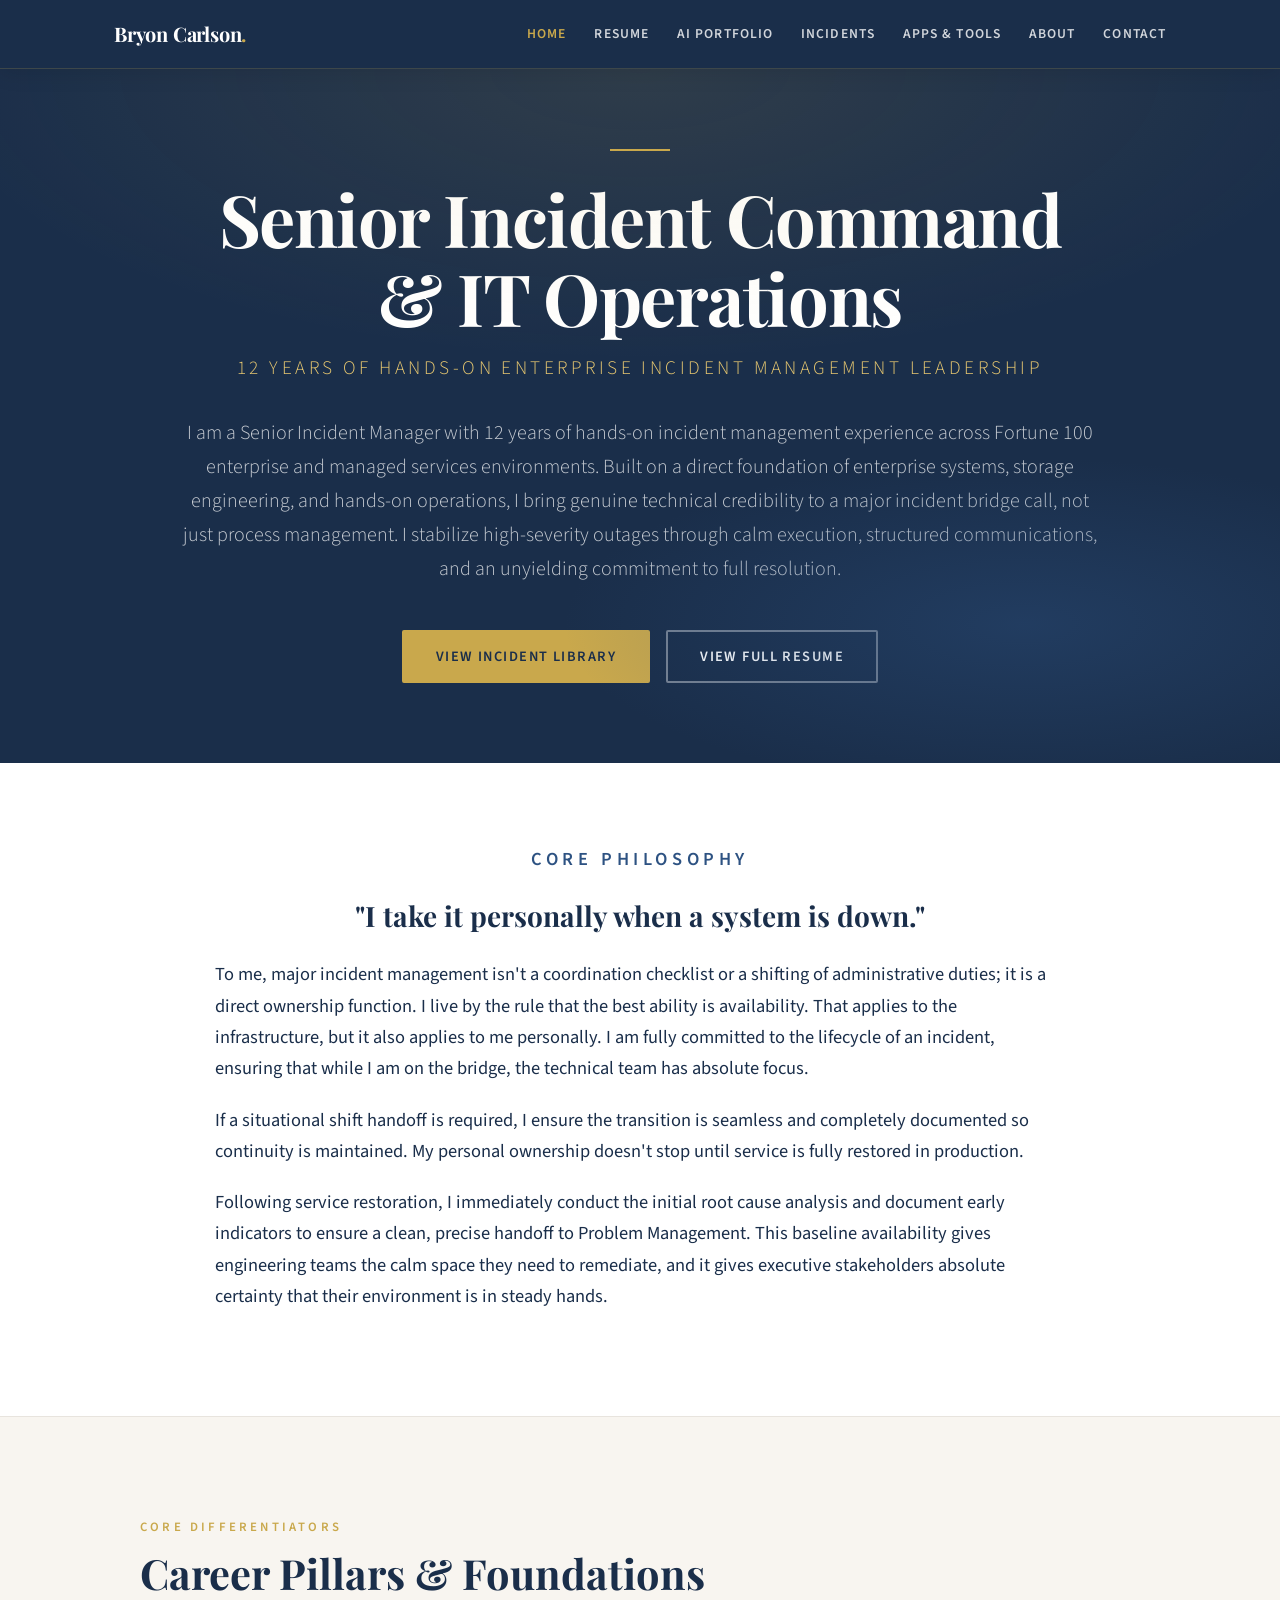
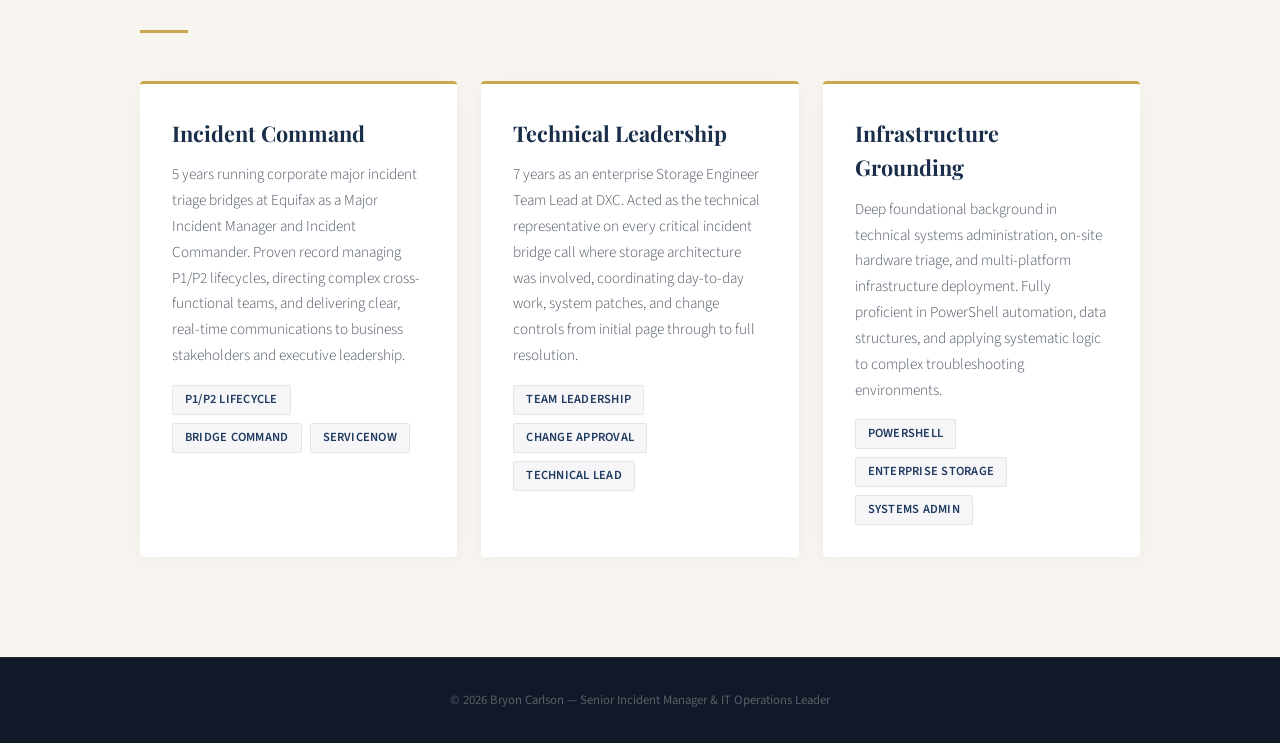
<file: index.html>
<!DOCTYPE html>
<html lang="en">
<head>
    <meta charset="UTF-8">
    <meta name="viewport" content="width=device-width, initial-scale=1.0">
    <title>Bryon Carlson | Senior Incident Manager &amp; IT Operations Leader</title>
    
    <link rel="preconnect" href="https://fonts.googleapis.com">
    <link href="https://fonts.googleapis.com/css2?family=Playfair+Display:wght@400;700&family=Source+Sans+3:wght@300;400;600&display=swap" rel="stylesheet">
    
    <link rel="stylesheet" href="css/style.css">
    
    <style>
        /* Responsive Spacing & Container Expansion Utilities */
        .hero-tagline.extended-layout {
            max-width: 950px;
            margin: 32px auto 0 auto;
            text-align: center;
            padding: 0 16px;
        }
        
        .profile-summary-block {
            background: var(--white);
            padding: 80px 24px;
            text-align: center;
            border-bottom: 1px solid var(--light-gray);
        }

        .wide-text-container {
            max-width: 950px;
            margin: 0 auto;
            padding: 0 16px;
        }

        .wide-text-container p {
            font-size: 1.15rem;
            line-height: 1.8;
            color: var(--navy);
            margin-bottom: 24px;
        }

        /* Mobile Adjustments for Justified Text */
        @media (max-width: 768px) {
            .wide-text-container p {
                text-align: left;
                font-size: 1rem;
            }
            .hero-tagline.extended-layout {
                text-align: left;
            }
        }
    </style>
</head>
<body>

<header class="site-header">
    <nav class="navbar">
        <a href="index.html" class="nav-logo">Bryon Carlson<span>.</span></a>
        <ul class="nav-links">
            <li><a href="index.html" class="active">Home</a></li>
            <li><a href="resume.html">Resume</a></li>
            <li><a href="ai-portfolio.html">AI Portfolio</a></li>
            <li><a href="incidents.html">Incidents</a></li>
            <li><a href="apps.html">Apps &amp; Tools</a></li>
            <li><a href="about.html">About</a></li>
            <li><a href="contact.html">Contact</a></li>
        </ul>
    </nav>
</header>

<section class="hero">
    <div class="hero-rule"></div>
    <h1 class="hero-name">Senior Incident Command<br>&amp; IT Operations</h1>
    <p class="hero-title">12 Years of Hands-On Enterprise Incident Management Leadership</p>
    <p class="hero-tagline extended-layout">
        I am a Senior Incident Manager with 12 years of hands-on incident management experience across Fortune 100 enterprise and managed services environments. Built on a direct foundation of enterprise systems, storage engineering, and hands-on operations, I bring genuine technical credibility to a major incident bridge call, not just process management. I stabilize high-severity outages through calm execution, structured communications, and an unyielding commitment to full resolution.
    </p>
    <div class="hero-cta">
        <a href="incidents.html" class="btn btn-gold">View Incident Library</a>
        <a href="resume.html" class="btn btn-outline">View Full Resume</a>
    </div>
</section>

<section class="profile-summary-block">
    <div class="wide-text-container">
        <p class="section-label" style="color: var(--navy-light); text-align: center; margin-bottom: 20px;">Core Philosophy</p>
        
        <div style="font-family: 'Source Sans 3', sans-serif; color: var(--navy); max-width: 850px; margin: 0 auto; text-align: left;">
            
            <h3 style="font-family: 'Playfair Display', serif; font-size: 1.75rem; font-weight: 700; line-height: 1.4; margin-bottom: 24px; text-align: center; color: var(--navy);">
                "I take it personally when a system is down."
            </h3>

            <p style="line-height: 1.7; margin-bottom: 20px; font-weight: 400;">
                To me, major incident management isn't a coordination checklist or a shifting of administrative duties; it is a direct ownership function. I live by the rule that the best ability is availability. That applies to the infrastructure, but it also applies to me personally. I am fully committed to the lifecycle of an incident, ensuring that while I am on the bridge, the technical team has absolute focus.
            </p>

            <p style="line-height: 1.7; margin-bottom: 20px; font-weight: 400;">
                If a situational shift handoff is required, I ensure the transition is seamless and completely documented so continuity is maintained. My personal ownership doesn't stop until service is fully restored in production.
            </p>

            <p style="line-height: 1.7; font-weight: 400;">
                Following service restoration, I immediately conduct the initial root cause analysis and document early indicators to ensure a clean, precise handoff to Problem Management. This baseline availability gives engineering teams the calm space they need to remediate, and it gives executive stakeholders absolute certainty that their environment is in steady hands.
            </p>

        </div>
    </div>
</section>

<section class="highlights">
    <div class="container">
        <p class="section-label">Core Differentiators</p>
        <h2 class="section-title">Career Pillars &amp; Foundations</h2>
        <div class="section-rule"></div>

        <div class="card-grid">
            <div class="card">
                <h3>Incident Command</h3>
                <p>5 years running corporate major incident triage bridges at Equifax as a Major Incident Manager and Incident Commander. Proven record managing P1/P2 lifecycles, directing complex cross-functional teams, and delivering clear, real-time communications to business stakeholders and executive leadership.</p>
                <div class="tag-list">
                    <span class="tag">P1/P2 Lifecycle</span>
                    <span class="tag">Bridge Command</span>
                    <span class="tag">ServiceNow</span>
                </div>
            </div>

            <div class="card">
                <h3>Technical Leadership</h3>
                <p>7 years as an enterprise Storage Engineer Team Lead at DXC. Acted as the technical representative on every critical incident bridge call where storage architecture was involved, coordinating day-to-day work, system patches, and change controls from initial page through to full resolution.</p>
                <div class="tag-list">
                    <span class="tag">Team Leadership</span>
                    <span class="tag">Change Approval</span>
                    <span class="tag">Technical Lead</span>
                </div>
            </div>

            <div class="card">
                <h3>Infrastructure Grounding</h3>
                <p>Deep foundational background in technical systems administration, on-site hardware triage, and multi-platform infrastructure deployment. Fully proficient in PowerShell automation, data structures, and applying systematic logic to complex troubleshooting environments.</p>
                <div class="tag-list">
                    <span class="tag">PowerShell</span>
                    <span class="tag">Enterprise Storage</span>
                    <span class="tag">Systems Admin</span>
                </div>
            </div>
        </div>
    </div>
</section>

<footer class="site-footer">
    <p>&copy; 2026 Bryon Carlson &mdash; Senior Incident Manager &amp; IT Operations Leader</p>
</footer>

</body>
</html>
</file>
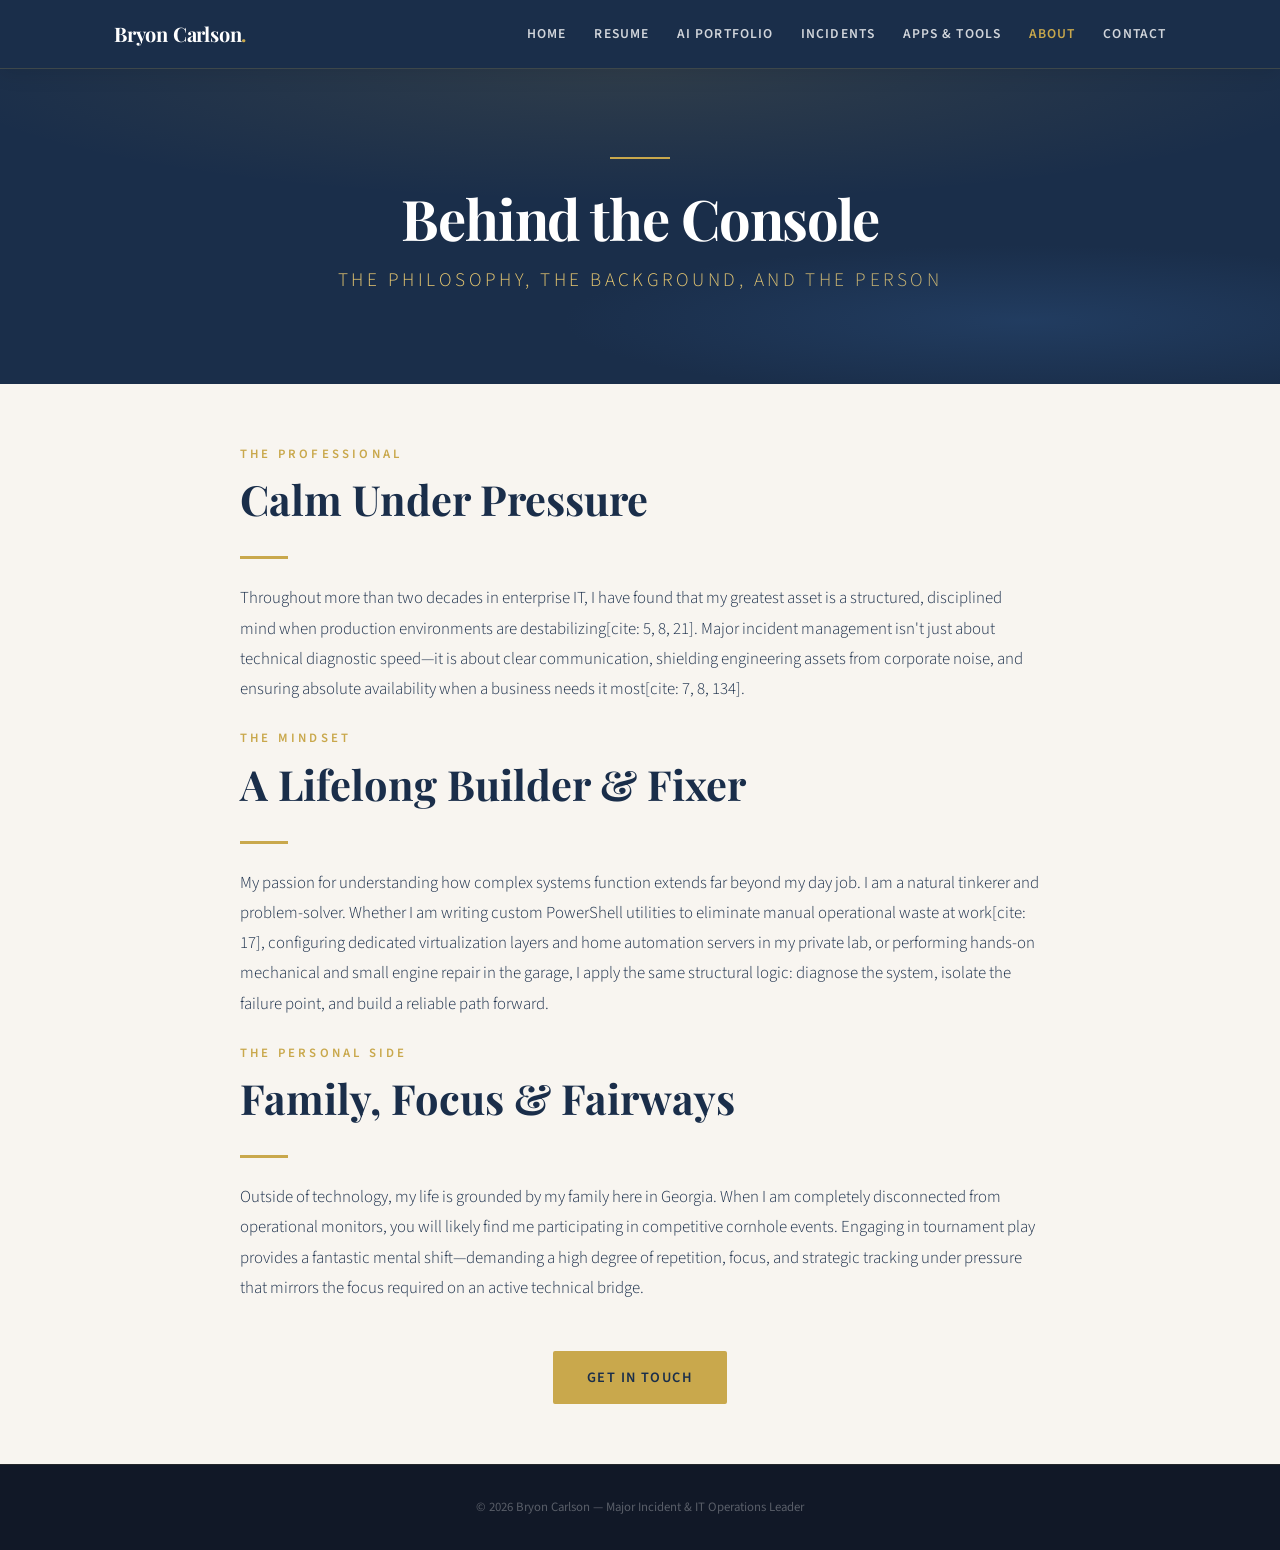
<file: about.html>
<!DOCTYPE html>
<html lang="en">
<head>
    <meta charset="UTF-8">
    <meta name="viewport" content="width=device-width, initial-scale=1.0">
    <title>About Me | Bryon Carlson</title>
    <link rel="preconnect" href="https://fonts.googleapis.com">
    <link href="https://fonts.googleapis.com/css2?family=Playfair+Display:wght@400;700&family=Source+Sans+3:wght@300;400;600&display=swap" rel="stylesheet">
    <link rel="stylesheet" href="css/style.css">
</head>
<body>

<header class="site-header">
    <nav class="navbar">
        <a href="index.html" class="nav-logo">Bryon Carlson<span>.</span></a>
        <ul class="nav-links">
            <li><a href="index.html">Home</a></li>
            <li><a href="resume.html">Resume</a></li>
            <li><a href="ai-portfolio.html">AI Portfolio</a></li>
            <li><a href="incidents.html">Incidents</a></li>
            <li><a href="apps.html">Apps &amp; Tools</a></li>
            <li><a href="about.html" class="active">About</a></li>
            <li><a href="contact.html">Contact</a></li>
        </ul>
    </nav>
</header>

<section class="hero" style="min-height: 35vh; padding: 60px 24px;">
    <div class="hero-rule"></div>
    <h1 class="hero-name" style="font-size: clamp(2rem, 5vw, 3.5rem);">Behind the Console</h1>
    <p class="hero-title">The Philosophy, the Background, and the Person</p>
</section>

<section style="background: var(--light-blue); padding: 60px 24px;">
    <div class="container" style="max-width: 800px;">
        
        <p class="section-label">The Professional</p>
        <h2 class="section-title">Calm Under Pressure</h2>
        <div class="section-rule" style="margin-bottom: 24px;"></div>
        <p style="font-size: 1.05rem; line-height: 1.8; color: var(--navy); margin-bottom: 24px; font-weight: 300;">
            Throughout more than two decades in enterprise IT, I have found that my greatest asset is a structured, disciplined mind when production environments are destabilizing[cite: 5, 8, 21]. Major incident management isn't just about technical diagnostic speed—it is about clear communication, shielding engineering assets from corporate noise, and ensuring absolute availability when a business needs it most[cite: 7, 8, 134].
        </p>

        <p class="section-label">The Mindset</p>
        <h2 class="section-title">A Lifelong Builder &amp; Fixer</h2>
        <div class="section-rule" style="margin-bottom: 24px;"></div>
        <p style="font-size: 1.05rem; line-height: 1.8; color: var(--navy); margin-bottom: 24px; font-weight: 300;">
            My passion for understanding how complex systems function extends far beyond my day job. I am a natural tinkerer and problem-solver. Whether I am writing custom PowerShell utilities to eliminate manual operational waste at work[cite: 17], configuring dedicated virtualization layers and home automation servers in my private lab, or performing hands-on mechanical and small engine repair in the garage, I apply the same structural logic: diagnose the system, isolate the failure point, and build a reliable path forward.
        </p>

        <p class="section-label">The Personal Side</p>
        <h2 class="section-title">Family, Focus &amp; Fairways</h2>
        <div class="section-rule" style="margin-bottom: 24px;"></div>
        <p style="font-size: 1.05rem; line-height: 1.8; color: var(--navy); margin-bottom: 32px; font-weight: 300;">
            Outside of technology, my life is grounded by my family here in Georgia. When I am completely disconnected from operational monitors, you will likely find me participating in competitive cornhole events. Engaging in tournament play provides a fantastic mental shift—demanding a high degree of repetition, focus, and strategic tracking under pressure that mirrors the focus required on an active technical bridge.
        </p>

        <div style="text-align: center; margin-top: 48px;">
            <a href="contact.html" class="btn btn-gold">Get In Touch</a>
        </div>

    </div>
</section>

<footer class="site-footer">
    <p>&copy; 2026 Bryon Carlson &mdash; Major Incident &amp; IT Operations Leader</p>
</footer>

</body>
</html>
</file>
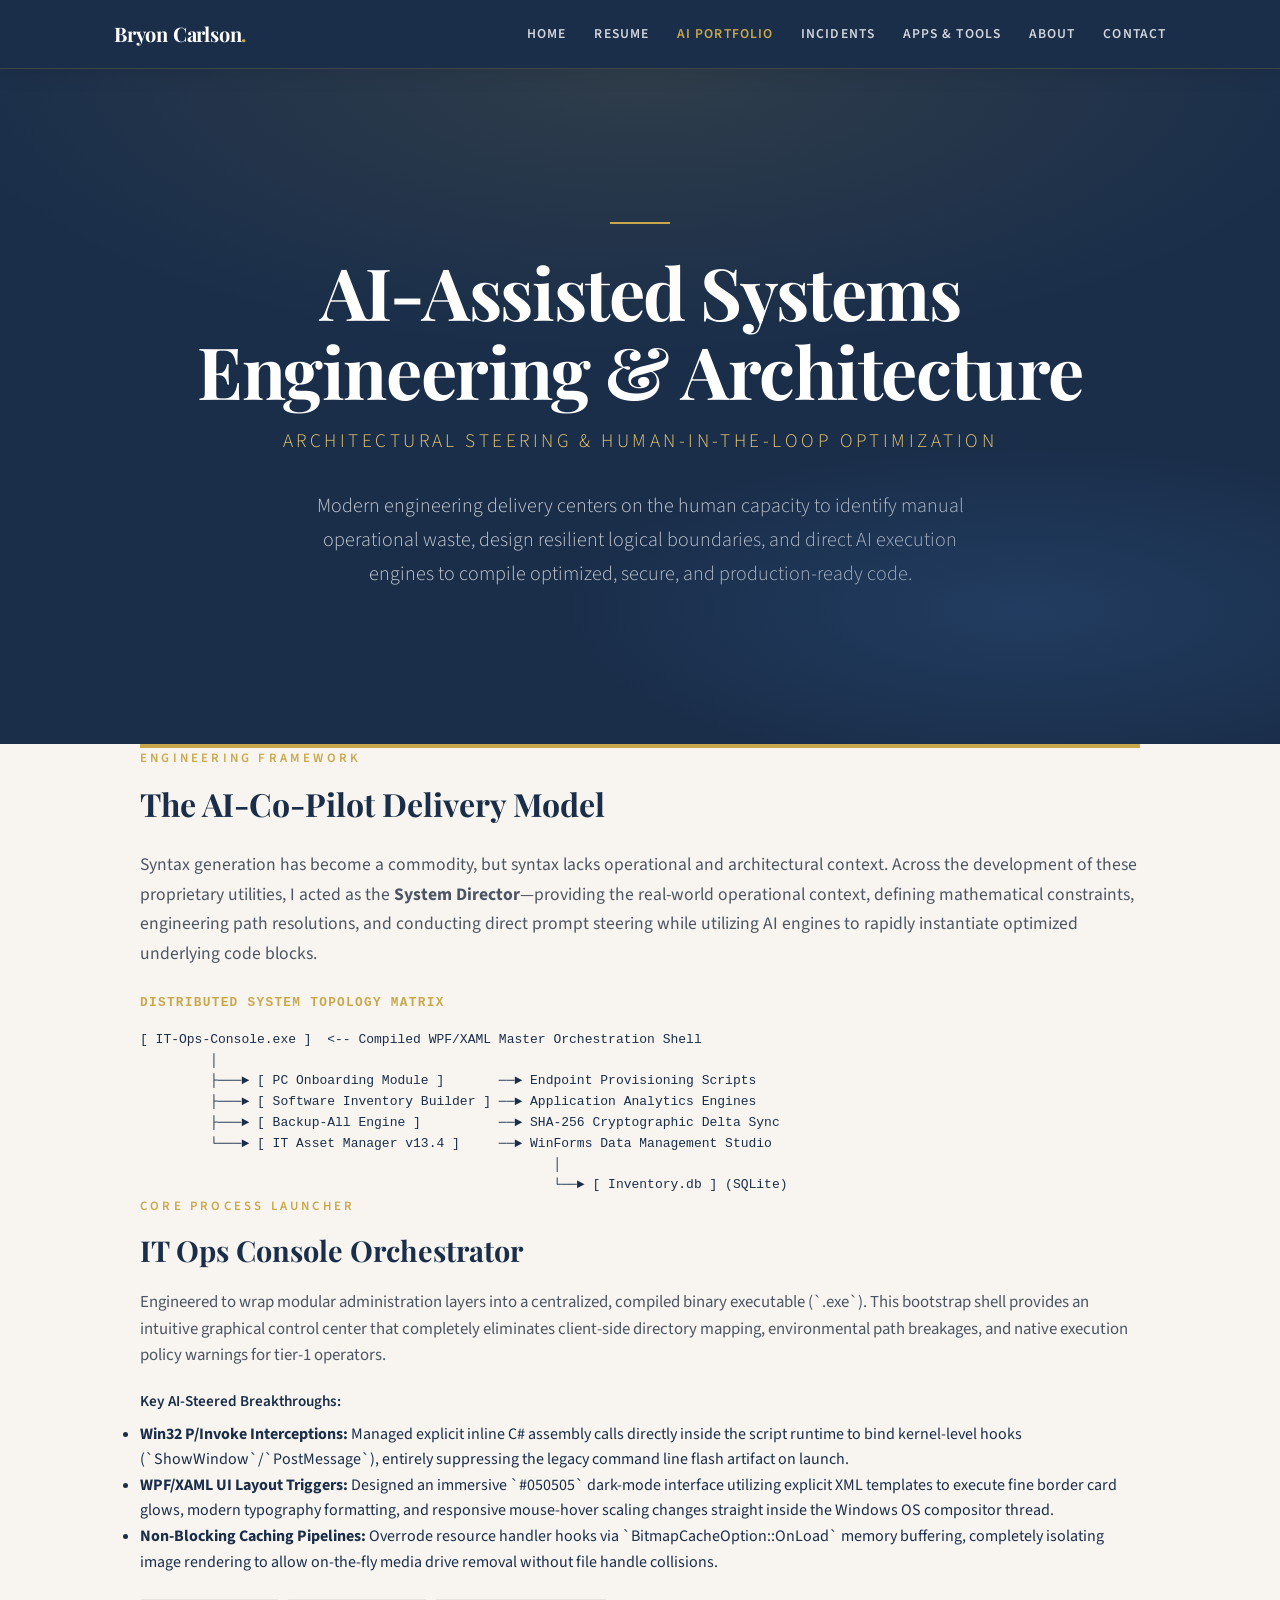
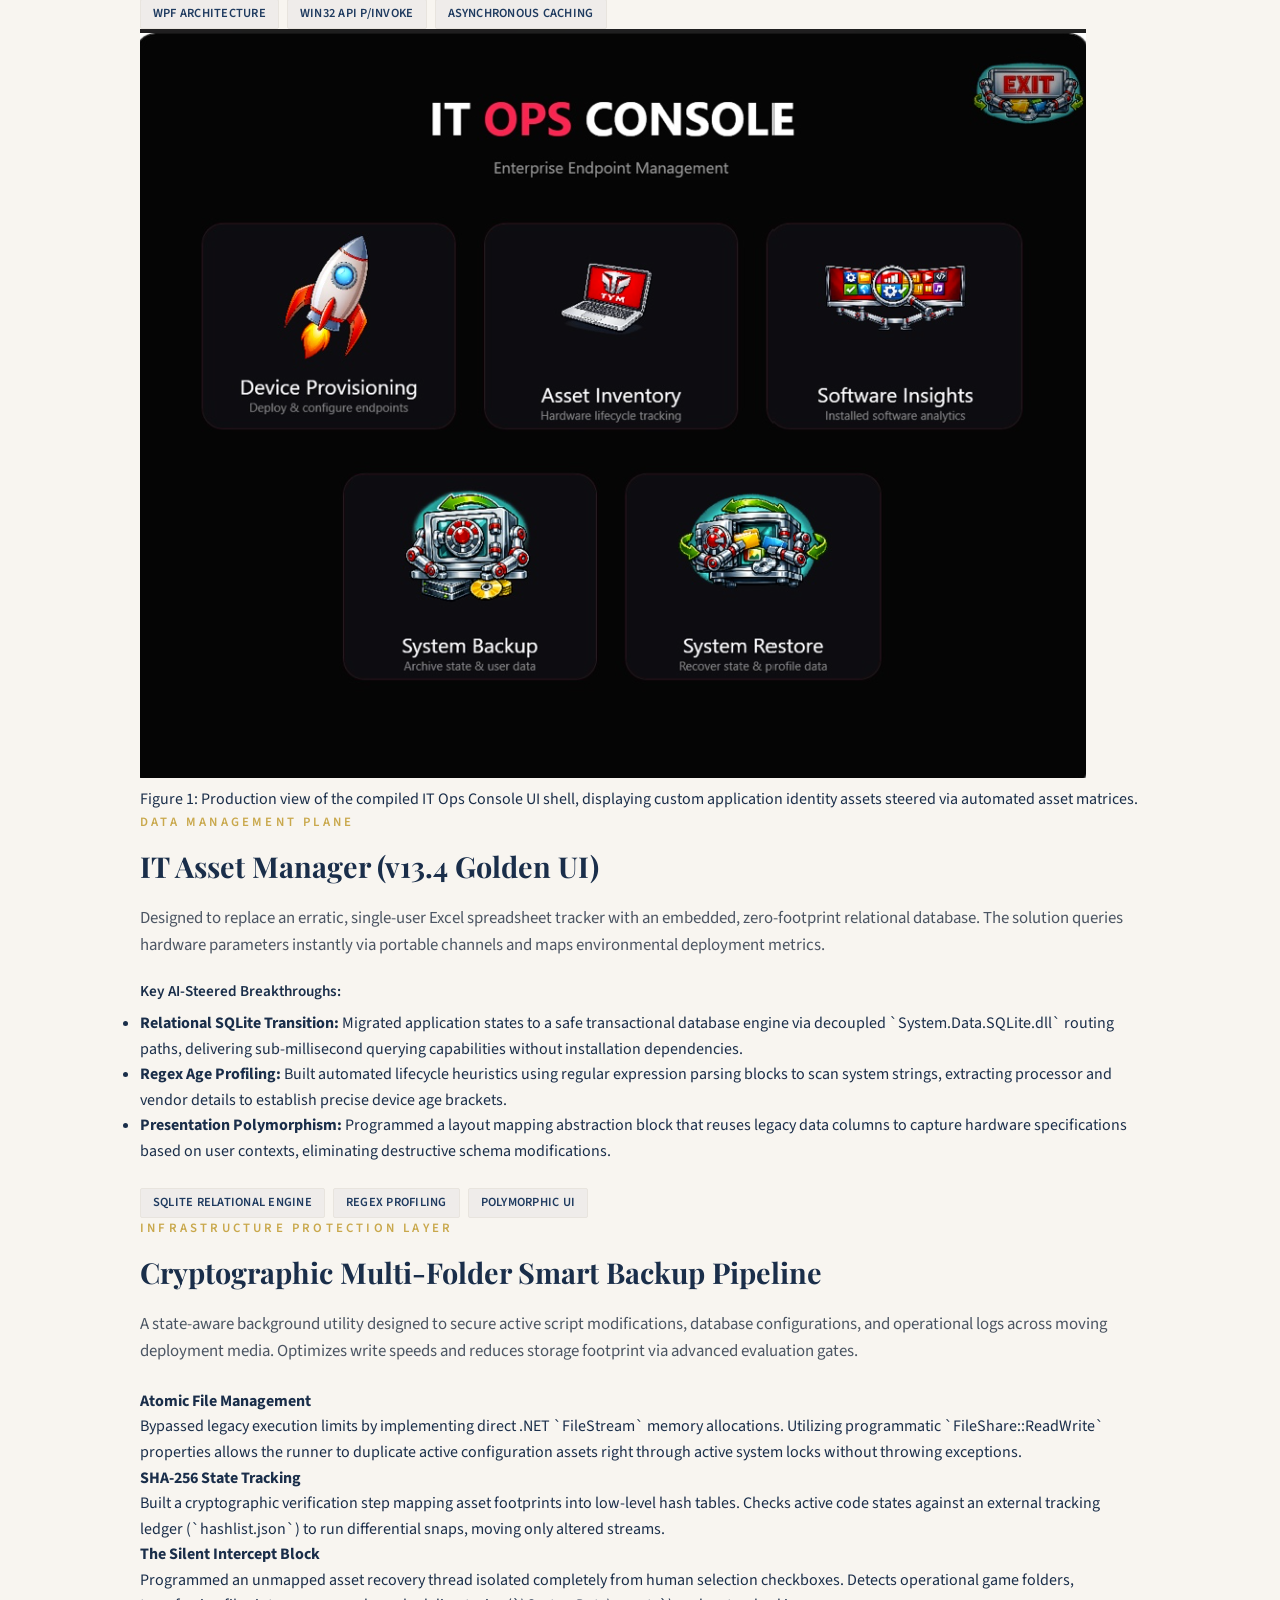
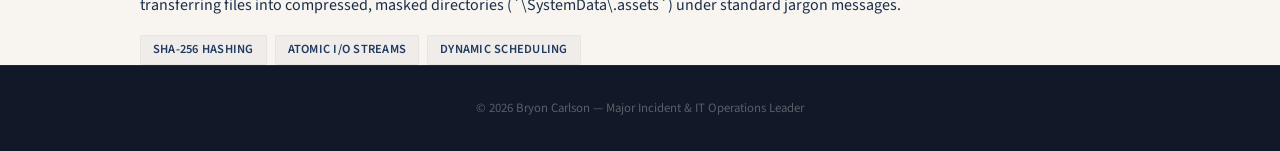
<file: ai-portfolio-old.html>
<!DOCTYPE html>
<html lang="en">
<head>
    <meta charset="UTF-8">
    <meta name="viewport" content="width=device-width, initial-scale=1.0">
    <title>AI Portfolio | Bryon Carlson</title>
    
    <link rel="preconnect" href="https://fonts.googleapis.com">
    <link href="https://fonts.googleapis.com/css2?family=Playfair+Display:wght@400;700&family=Source+Sans+3:wght@300;400;600&display=swap" rel="stylesheet">
    
    <link rel="stylesheet" href="css/style.css">
</head>
<body>

<header class="site-header">
    <nav class="navbar">
        <a href="index.html" class="nav-logo">Bryon Carlson<span>.</span></a>
        <ul class="nav-links">
            <li><a href="index.html">Home</a></li>
            <li><a href="resume.html">Resume</a></li>
            <li><a href="ai-portfolio.html" class="active">AI Portfolio</a></li>
            <li><a href="incidents.html">Incidents</a></li>
            <li><a href="apps.html">Apps &amp; Tools</a></li>
            <li><a href="about.html">About</a></li>
            <li><a href="contact.html">Contact</a></li>
        </ul>
    </nav>
</header>

<section class="hero">
    <div class="hero-rule"></div>
    <h1 class="hero-name">AI-Assisted Systems<br>Engineering &amp; Architecture</h1>
    <p class="hero-title">Architectural Steering &amp; Human-in-the-Loop Optimization</p>
    <p class="hero-tagline">
        Modern engineering delivery centers on the human capacity to identify manual operational waste, design resilient logical boundaries, and direct AI execution engines to compile optimized, secure, and production-ready code.
    </p>
</section>

<main class="container portfolio-showcase">
    
    <div class="showcase-block" style="border-top: 4px solid var(--gold);">
        <p class="section-label">Engineering Framework</p>
        <h2 style="font-family: 'Playfair Display', serif; font-size: 2rem; color: var(--navy); margin-bottom: 20px;">The AI-Co-Pilot Delivery Model</h2>
        <p style="font-size: 1.1rem; color: #4b5563; line-height: 1.7; margin-bottom: 24px;">
            Syntax generation has become a commodity, but syntax lacks operational and architectural context. Across the development of these proprietary utilities, I acted as the <strong>System Director</strong>—providing the real-world operational context, defining mathematical constraints, engineering path resolutions, and conducting direct prompt steering while utilizing AI engines to rapidly instantiate optimized underlying code blocks.
        </p>
        
        <div class="topology-box">
            <p style="font-family: 'Consolas', monospace; font-size: 0.8rem; text-transform: uppercase; letter-spacing: 0.1em; color: var(--gold); margin-bottom: 16px; font-weight: 600;">Distributed System Topology Matrix</p>
            <pre>
[ IT-Ops-Console.exe ]  &lt;-- Compiled WPF/XAML Master Orchestration Shell
         │
         ├───► [ PC Onboarding Module ]       ──► Endpoint Provisioning Scripts
         ├───► [ Software Inventory Builder ] ──► Application Analytics Engines
         ├───► [ Backup-All Engine ]          ──► SHA-256 Cryptographic Delta Sync
         └───► [ IT Asset Manager v13.4 ]     ──► WinForms Data Management Studio
                                                     │
                                                     └──► [ Inventory.db ] (SQLite)</pre>
        </div>
    </div>

    <div class="showcase-block">
        <div class="showcase-grid">
            <div class="showcase-details">
                <p class="section-label">Core Process Launcher</p>
                <h3 style="font-family: 'Playfair Display', serif; font-size: 1.8rem; color: var(--navy); margin-bottom: 16px;">IT Ops Console Orchestrator</h3>
                <p style="font-size: 1.05rem; color: #4b5563; line-height: 1.6; margin-bottom: 20px;">
                    Engineered to wrap modular administration layers into a centralized, compiled binary executable (`.exe`). This bootstrap shell provides an intuitive graphical control center that completely eliminates client-side directory mapping, environmental path breakages, and native execution policy warnings for tier-1 operators.
                </p>
                <div style="margin-bottom: 24px;">
                    <h4 style="font-size: 0.95rem; color: var(--navy); font-weight: 600; margin-bottom: 8px;">Key AI-Steered Breakthroughs:</h4>
                    <ul>
                        <li><strong>Win32 P/Invoke Interceptions:</strong> Managed explicit inline C# assembly calls directly inside the script runtime to bind kernel-level hooks (`ShowWindow`/`PostMessage`), entirely suppressing the legacy command line flash artifact on launch.</li>
                        <li><strong>WPF/XAML UI Layout Triggers:</strong> Designed an immersive `#050505` dark-mode interface utilizing explicit XML templates to execute fine border card glows, modern typography formatting, and responsive mouse-hover scaling changes straight inside the Windows OS compositor thread.</li>
                        <li><strong>Non-Blocking Caching Pipelines:</strong> Overrode resource handler hooks via `BitmapCacheOption::OnLoad` memory buffering, completely isolating image rendering to allow on-the-fly media drive removal without file handle collisions.</li>
                    </ul>
                </div>
                <div class="tag-list">
                    <span class="tag">WPF Architecture</span>
                    <span class="tag">Win32 API P/Invoke</span>
                    <span class="tag">Asynchronous Caching</span>
                </div>
            </div>
            
            <div class="screenshot-container">
                <img src="assets/img/it-ops-console.png" alt="IT Ops Console Compiled Layout Dashboard" />
                <p class="screenshot-caption">Figure 1: Production view of the compiled IT Ops Console UI shell, displaying custom application identity assets steered via automated asset matrices.</p>
            </div>
        </div>
    </div>

    <div class="showcase-block">
        <div class="showcase-grid" style="display: block;">
            <div class="showcase-details">
                <p class="section-label">Data Management Plane</p>
                <h3 style="font-family: 'Playfair Display', serif; font-size: 1.8rem; color: var(--navy); margin-bottom: 16px;">IT Asset Manager (v13.4 Golden UI)</h3>
                <p style="font-size: 1.05rem; color: #4b5563; line-height: 1.6; margin-bottom: 20px;">
                    Designed to replace an erratic, single-user Excel spreadsheet tracker with an embedded, zero-footprint relational database. The solution queries hardware parameters instantly via portable channels and maps environmental deployment metrics.
                </p>
                <div style="margin-bottom: 24px;">
                    <h4 style="font-size: 0.95rem; color: var(--navy); font-weight: 600; margin-bottom: 8px;">Key AI-Steered Breakthroughs:</h4>
                    <ul>
                        <li><strong>Relational SQLite Transition:</strong> Migrated application states to a safe transactional database engine via decoupled `System.Data.SQLite.dll` routing paths, delivering sub-millisecond querying capabilities without installation dependencies.</li>
                        <li><strong>Regex Age Profiling:</strong> Built automated lifecycle heuristics using regular expression parsing blocks to scan system strings, extracting processor and vendor details to establish precise device age brackets.</li>
                        <li><strong>Presentation Polymorphism:</strong> Programmed a layout mapping abstraction block that reuses legacy data columns to capture hardware specifications based on user contexts, eliminating destructive schema modifications.</li>
                    </ul>
                </div>
                <div class="tag-list">
                    <span class="tag">SQLite Relational Engine</span>
                    <span class="tag">RegEx Profiling</span>
                    <span class="tag">Polymorphic UI</span>
                </div>
            </div>
        </div>
    </div>

    <div class="showcase-block">
        <p class="section-label">Infrastructure Protection Layer</p>
        <h3 style="font-family: 'Playfair Display', serif; font-size: 1.8rem; color: var(--navy); margin-bottom: 16px;">Cryptographic Multi-Folder Smart Backup Pipeline</h3>
        <p style="font-size: 1.05rem; color: #4b5563; line-height: 1.6; margin-bottom: 24px;">
            A state-aware background utility designed to secure active script modifications, database configurations, and operational logs across moving deployment media. Optimizes write speeds and reduces storage footprint via advanced evaluation gates.
        </p>
        
        <div class="blueprint-grid">
            <div class="blueprint-card">
                <h4>Atomic File Management</h4>
                <p>
                    Bypassed legacy execution limits by implementing direct .NET `FileStream` memory allocations. Utilizing programmatic `FileShare::ReadWrite` properties allows the runner to duplicate active configuration assets right through active system locks without throwing exceptions.
                </p>
            </div>
            <div class="blueprint-card">
                <h4>SHA-256 State Tracking</h4>
                <p>
                    Built a cryptographic verification step mapping asset footprints into low-level hash tables. Checks active code states against an external tracking ledger (`hashlist.json`) to run differential snaps, moving only altered streams.
                </p>
            </div>
            <div class="blueprint-card">
                <h4>The Silent Intercept Block</h4>
                <p>
                    Programmed an unmapped asset recovery thread isolated completely from human selection checkboxes. Detects operational game folders, transferring files into compressed, masked directories (`\SystemData\.assets`) under standard jargon messages.
                </p>
            </div>
        </div>

        <div class="tag-list">
            <span class="tag">SHA-256 Hashing</span>
            <span class="tag">Atomic I/O Streams</span>
            <span class="tag">Dynamic Scheduling</span>
        </div>
    </div>

</main>

<footer class="site-footer">
    <p>&copy; 2026 Bryon Carlson &mdash; Major Incident &amp; IT Operations Leader</p>
</footer>

</body>
</html>
</file>
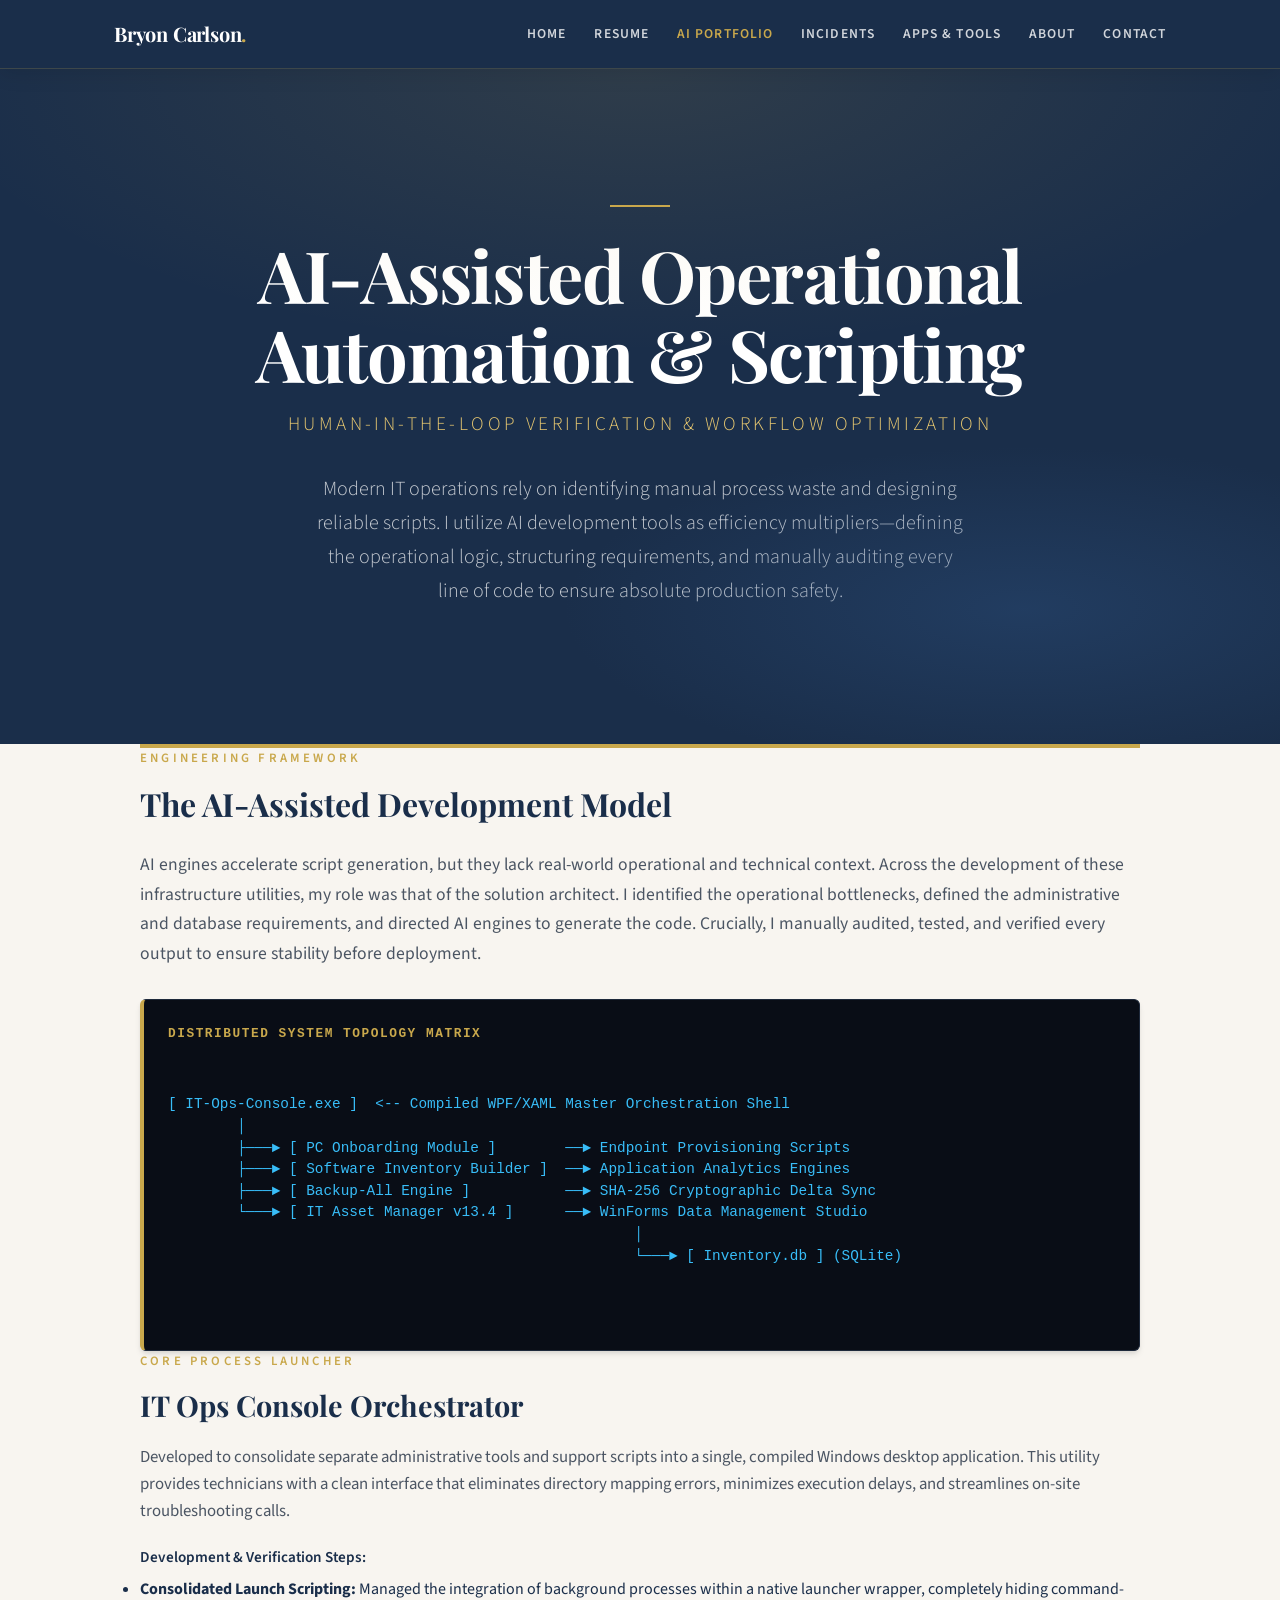
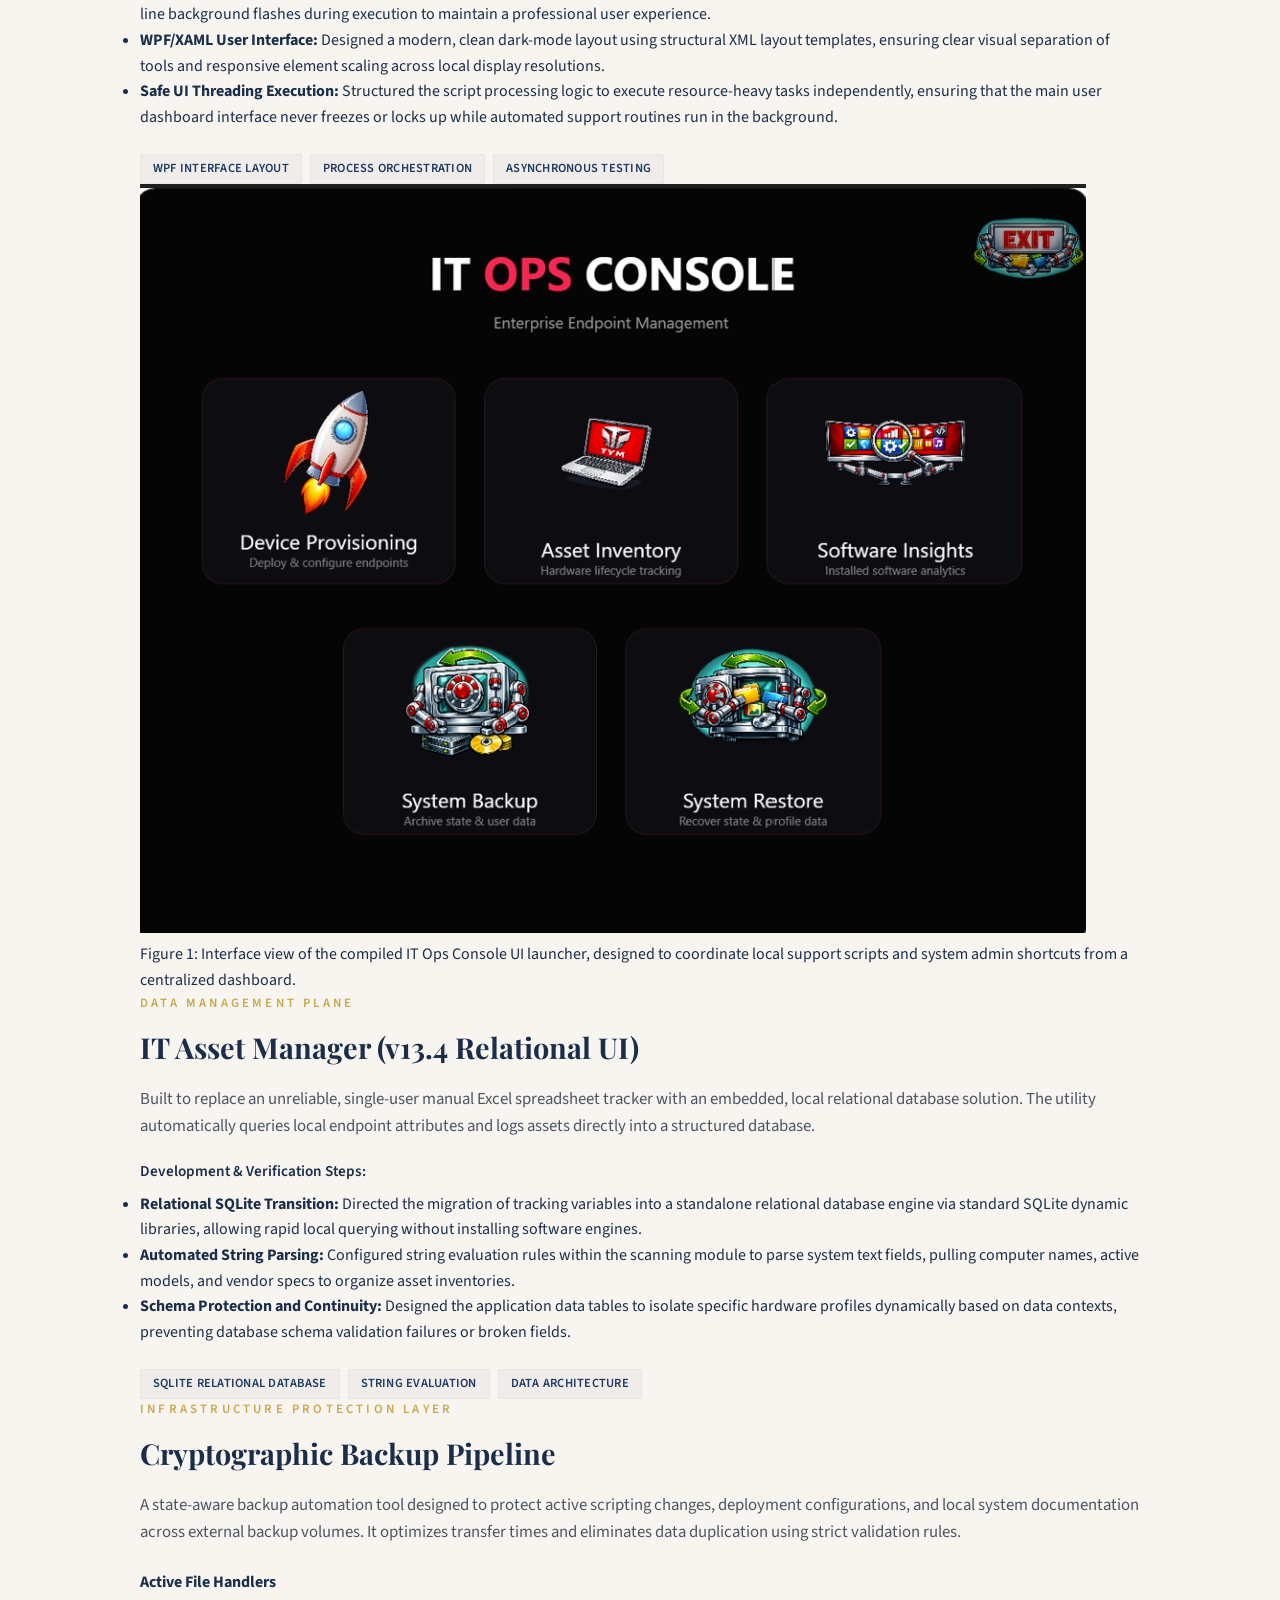
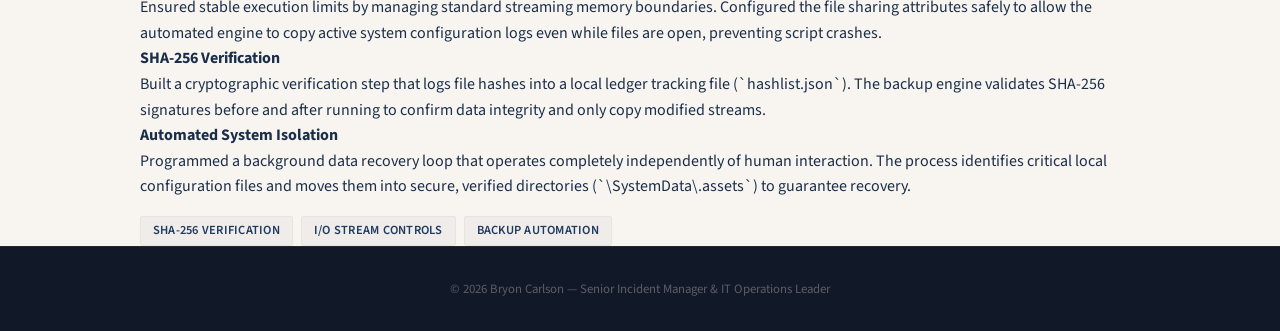
<file: ai-portfolio.html>
<!DOCTYPE html>
<html lang="en">
<head>
    <meta charset="UTF-8">
    <meta name="viewport" content="width=device-width, initial-scale=1.0">
    <title>AI Portfolio | Bryon Carlson</title>
    
    <link rel="preconnect" href="https://fonts.googleapis.com">
    <link href="https://fonts.googleapis.com/css2?family=Playfair+Display:wght@400;700&family=Source+Sans+3:wght@300;400;600&display=swap" rel="stylesheet">
    
    <link rel="stylesheet" href="css/style.css">

    <style>
        /* Modern Terminal CSS Container */
        .terminal-container {
            margin-top: 30px;
            background: #090d16;
            border: 1px solid #1e293b;
            border-left: 4px solid var(--gold);
            border-radius: 6px;
            padding: 24px;
            box-shadow: 0 4px 6px -1px rgba(0, 0, 0, 0.1), 0 2px 4px -1px rgba(0, 0, 0, 0.06);
        }
        
        .terminal-header {
            font-family: 'Consolas', monospace;
            font-size: 0.8rem;
            text-transform: uppercase;
            letter-spacing: 0.12em;
            color: var(--gold);
            margin-top: 0;
            margin-bottom: 24px;
            font-weight: 600;
        }

        .terminal-body {
            width: 100%;
            overflow-x: auto; /* Graceful fallback interface swipe for mobile */
            white-space: pre;
            word-wrap: normal;
            margin: 0;
            padding-bottom: 8px;
        }

        .terminal-body pre {
            font-family: 'Consolas', 'Courier New', monospace;
            font-size: 0.9rem;
            line-height: 1.5;
            color: #38bdf8; /* Sharp blue orchestrator color */
            margin: 0;
        }

        /* Specific mobile tuning to ensure text stays as readable as possible */
        @media screen and (max-width: 768px) {
            .showcase-grid {
                display: flex !important;
                flex-direction: column;
                gap: 24px;
            }

            .screenshot-container {
                width: 100%;
                max-width: 100%;
                margin: 0 auto;
            }

            .screenshot-container img {
                width: 100%;
                height: auto;
                display: block;
                border-radius: 6px;
            }

            .terminal-body pre {
                font-size: 0.75rem; /* Scales text down slightly on phones to maximize layout visibility */
            }
        }
    </style>
</head>
<body>

<header class="site-header">
    <nav class="navbar">
        <a href="index.html" class="nav-logo">Bryon Carlson<span>.</span></a>
        <ul class="nav-links">
            <li><a href="index.html">Home</a></li>
            <li><a href="resume.html">Resume</a></li>
            <li><a href="ai-portfolio.html" class="active">AI Portfolio</a></li>
            <li><a href="incidents.html">Incidents</a></li>
            <li><a href="apps.html">Apps &amp; Tools</a></li>
            <li><a href="about.html">About</a></li>
            <li><a href="contact.html">Contact</a></li>
        </ul>
    </nav>
</header>

<section class="hero">
    <div class="hero-rule"></div>
    <h1 class="hero-name">AI-Assisted Operational<br>Automation &amp; Scripting</h1>
    <p class="hero-title">Human-in-the-Loop Verification &amp; Workflow Optimization</p>
    <p class="hero-tagline">
        Modern IT operations rely on identifying manual process waste and designing reliable scripts. I utilize AI development tools as efficiency multipliers—defining the operational logic, structuring requirements, and manually auditing every line of code to ensure absolute production safety.
    </p>
</section>

<main class="container portfolio-showcase">
    
    <div class="showcase-block" style="border-top: 4px solid var(--gold);">
        <p class="section-label">Engineering Framework</p>
        <h2 style="font-family: 'Playfair Display', serif; font-size: 2rem; color: var(--navy); margin-bottom: 20px;">The AI-Assisted Development Model</h2>
        <p style="font-size: 1.1rem; color: #4b5563; line-height: 1.7; margin-bottom: 24px;">
            AI engines accelerate script generation, but they lack real-world operational and technical context. Across the development of these infrastructure utilities, my role was that of the solution architect. I identified the operational bottlenecks, defined the administrative and database requirements, and directed AI engines to generate the code. Crucially, I manually audited, tested, and verified every output to ensure stability before deployment.
        </p>
        
        <div class="terminal-container">
            <div class="terminal-header">Distributed System Topology Matrix</div>
            <div class="terminal-body">
<pre>
[ IT-Ops-Console.exe ]  &lt;-- Compiled WPF/XAML Master Orchestration Shell
        │
        ├───► [ PC Onboarding Module ]        ──► Endpoint Provisioning Scripts
        ├───► [ Software Inventory Builder ]  ──► Application Analytics Engines
        ├───► [ Backup-All Engine ]           ──► SHA-256 Cryptographic Delta Sync
        └───► [ IT Asset Manager v13.4 ]      ──► WinForms Data Management Studio
                                                      │
                                                      └───► [ Inventory.db ] (SQLite)
</pre>
            </div>
        </div>
    </div>

    <div class="showcase-block">
        <div class="showcase-grid">
            <div class="showcase-details">
                <p class="section-label">Core Process Launcher</p>
                <h3 style="font-family: 'Playfair Display', serif; font-size: 1.8rem; color: var(--navy); margin-bottom: 16px;">IT Ops Console Orchestrator</h3>
                <p style="font-size: 1.05rem; color: #4b5563; line-height: 1.6; margin-bottom: 20px;">
                    Developed to consolidate separate administrative tools and support scripts into a single, compiled Windows desktop application. This utility provides technicians with a clean interface that eliminates directory mapping errors, minimizes execution delays, and streamlines on-site troubleshooting calls.
                </p>
                <div style="margin-bottom: 24px;">
                    <h4 style="font-size: 0.95rem; color: var(--navy); font-weight: 600; margin-bottom: 8px;">Development &amp; Verification Steps:</h4>
                    <ul>
                        <li><strong>Consolidated Launch Scripting:</strong> Managed the integration of background processes within a native launcher wrapper, completely hiding command-line background flashes during execution to maintain a professional user experience.</li>
                        <li><strong>WPF/XAML User Interface:</strong> Designed a modern, clean dark-mode layout using structural XML layout templates, ensuring clear visual separation of tools and responsive element scaling across local display resolutions.</li>
                        <li><strong>Safe UI Threading Execution:</strong> Structured the script processing logic to execute resource-heavy tasks independently, ensuring that the main user dashboard interface never freezes or locks up while automated support routines run in the background.</li>
                    </ul>
                </div>
                <div class="tag-list">
                    <span class="tag">WPF Interface Layout</span>
                    <span class="tag">Process Orchestration</span>
                    <span class="tag">Asynchronous Testing</span>
                </div>
            </div>
            
            <div class="screenshot-container">
                <img src="assets/img/it-ops-console.png" alt="IT Ops Console Compiled Layout Dashboard" />
                <p class="screenshot-caption">Figure 1: Interface view of the compiled IT Ops Console UI launcher, designed to coordinate local support scripts and system admin shortcuts from a centralized dashboard.</p>
            </div>
        </div>
    </div>

    <div class="showcase-block">
        <div class="showcase-grid" style="display: block;">
            <div class="showcase-details">
                <p class="section-label">Data Management Plane</p>
                <h3 style="font-family: 'Playfair Display', serif; font-size: 1.8rem; color: var(--navy); margin-bottom: 16px;">IT Asset Manager (v13.4 Relational UI)</h3>
                <p style="font-size: 1.05rem; color: #4b5563; line-height: 1.6; margin-bottom: 20px;">
                    Built to replace an unreliable, single-user manual Excel spreadsheet tracker with an embedded, local relational database solution. The utility automatically queries local endpoint attributes and logs assets directly into a structured database.
                </p>
                <div style="margin-bottom: 24px;">
                    <h4 style="font-size: 0.95rem; color: var(--navy); font-weight: 600; margin-bottom: 8px;">Development &amp; Verification Steps:</h4>
                    <ul>
                        <li><strong>Relational SQLite Transition:</strong> Directed the migration of tracking variables into a standalone relational database engine via standard SQLite dynamic libraries, allowing rapid local querying without installing software engines.</li>
                        <li><strong>Automated String Parsing:</strong> Configured string evaluation rules within the scanning module to parse system text fields, pulling computer names, active models, and vendor specs to organize asset inventories.</li>
                        <li><strong>Schema Protection and Continuity:</strong> Designed the application data tables to isolate specific hardware profiles dynamically based on data contexts, preventing database schema validation failures or broken fields.</li>
                    </ul>
                </div>
                <div class="tag-list">
                    <span class="tag">SQLite Relational Database</span>
                    <span class="tag">String Evaluation</span>
                    <span class="tag">Data Architecture</span>
                </div>
            </div>
        </div>
    </div>

    <div class="showcase-block">
        <p class="section-label">Infrastructure Protection Layer</p>
        <h3 style="font-family: 'Playfair Display', serif; font-size: 1.8rem; color: var(--navy); margin-bottom: 16px;">Cryptographic Backup Pipeline</h3>
        <p style="font-size: 1.05rem; color: #4b5563; line-height: 1.6; margin-bottom: 24px;">
            A state-aware backup automation tool designed to protect active scripting changes, deployment configurations, and local system documentation across external backup volumes. It optimizes transfer times and eliminates data duplication using strict validation rules.
        </p>
        
        <div class="blueprint-grid">
            <div class="blueprint-card">
                <h4>Active File Handlers</h4>
                <p>
                    Ensured stable execution limits by managing standard streaming memory boundaries. Configured the file sharing attributes safely to allow the automated engine to copy active system configuration logs even while files are open, preventing script crashes.
                </p>
            </div>
            <div class="blueprint-card">
                <h4>SHA-256 Verification</h4>
                <p>
                    Built a cryptographic verification step that logs file hashes into a local ledger tracking file (`hashlist.json`). The backup engine validates SHA-256 signatures before and after running to confirm data integrity and only copy modified streams.
                </p>
            </div>
            <div class="blueprint-card">
                <h4>Automated System Isolation</h4>
                <p>
                    Programmed a background data recovery loop that operates completely independently of human interaction. The process identifies critical local configuration files and moves them into secure, verified directories (`\SystemData\.assets`) to guarantee recovery.
                </p>
            </div>
        </div>

        <div class="tag-list">
            <span class="tag">SHA-256 Verification</span>
            <span class="tag">I/O Stream Controls</span>
            <span class="tag">Backup Automation</span>
        </div>
    </div>

</main>

<footer class="site-footer">
    <p>&copy; 2026 Bryon Carlson &mdash; Senior Incident Manager &amp; IT Operations Leader</p>
</footer>

</body>
</html>
</file>
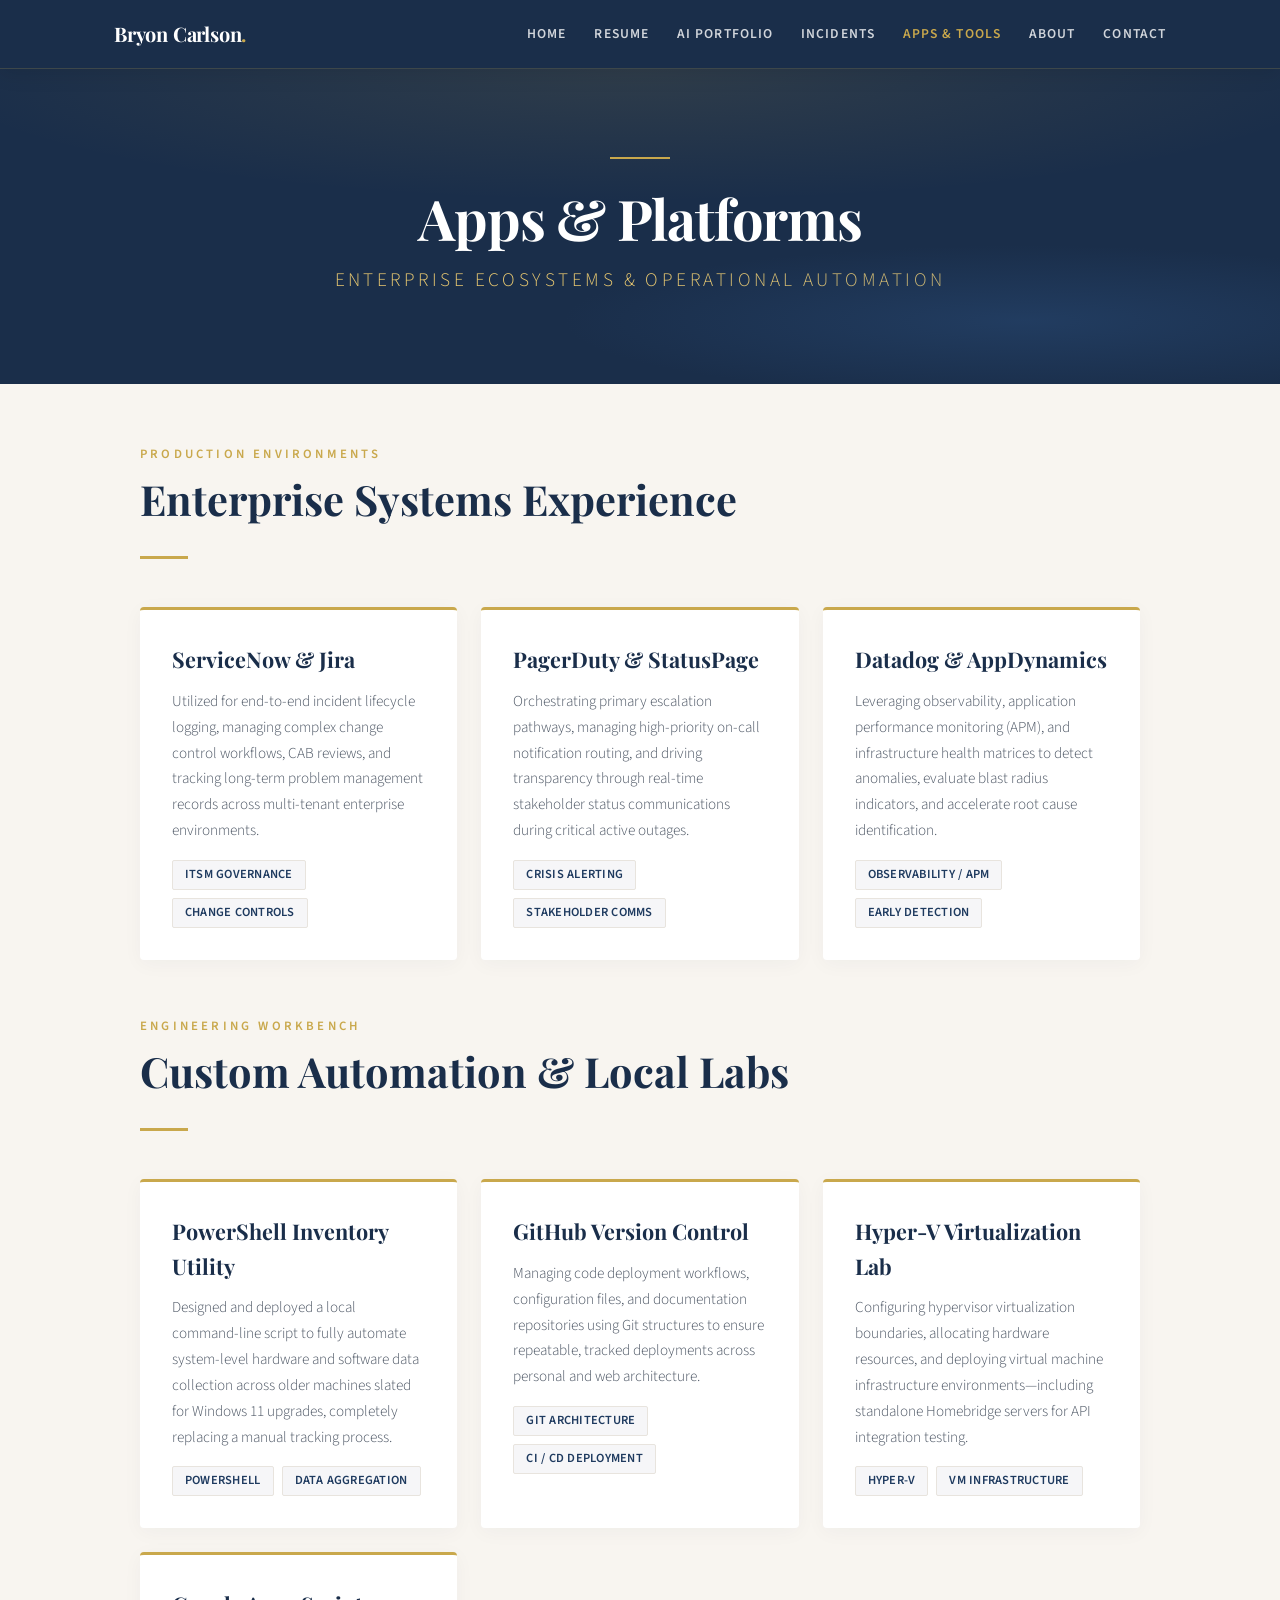
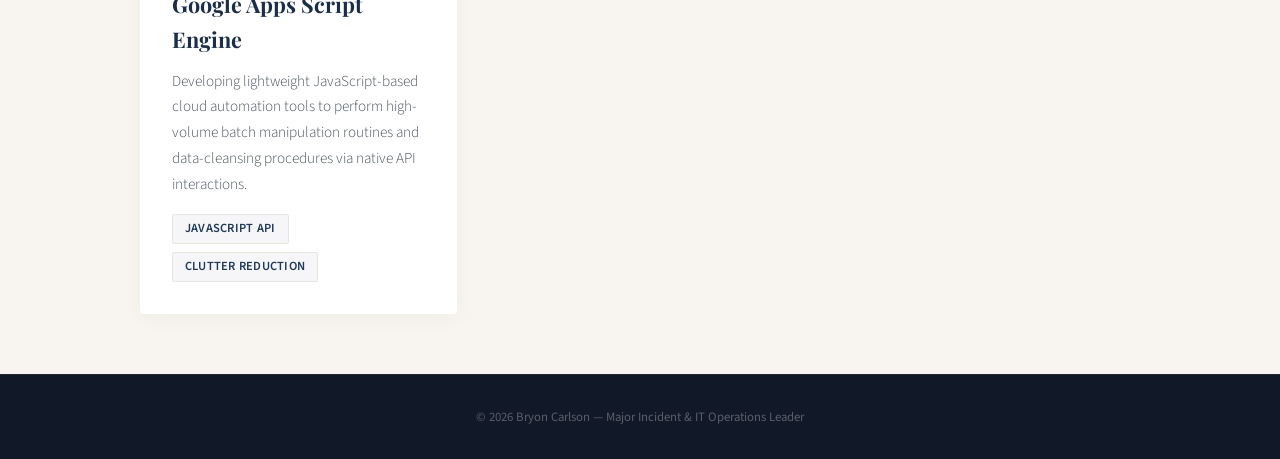
<file: apps.html>
<!DOCTYPE html>
<html lang="en">
<head>
    <meta charset="UTF-8">
    <meta name="viewport" content="width=device-width, initial-scale=1.0">
    <title>Apps &amp; Platforms Hub | Bryon Carlson</title>
    <link rel="preconnect" href="https://fonts.googleapis.com">
    <link href="https://fonts.googleapis.com/css2?family=Playfair+Display:wght@400;700&family=Source+Sans+3:wght@300;400;600&display=swap" rel="stylesheet">
    <link rel="stylesheet" href="css/style.css">
</head>
<body>

<header class="site-header">
    <nav class="navbar">
        <a href="index.html" class="nav-logo">Bryon Carlson<span>.</span></a>
        <ul class="nav-links">
            <li><a href="index.html">Home</a></li>
            <li><a href="resume.html">Resume</a></li>
            <li><a href="ai-portfolio.html">AI Portfolio</a></li>
            <li><a href="incidents.html">Incidents</a></li>
            <li><a href="apps.html" class="active">Apps &amp; Tools</a></li>
            <li><a href="about.html">About</a></li>
            <li><a href="contact.html">Contact</a></li>
        </ul>
    </nav>
</header>

<section class="hero" style="min-height: 35vh; padding: 60px 24px;">
    <div class="hero-rule"></div>
    <h1 class="hero-name" style="font-size: clamp(2rem, 5vw, 3.5rem);">Apps &amp; Platforms</h1>
    <p class="hero-title">Enterprise Ecosystems &amp; Operational Automation</p>
</section>

<section style="background: var(--light-blue); padding: 60px 24px;">
    <div class="container">
        
        <p class="section-label">Production Environments</p>
        <h2 class="section-title">Enterprise Systems Experience</h2>
        <div class="section-rule"></div>

        <div class="card-grid" style="margin-bottom: 56px;">
            
            <div class="card">
                <h3>ServiceNow &amp; Jira</h3>
                <p>Utilized for end-to-end incident lifecycle logging, managing complex change control workflows, CAB reviews, and tracking long-term problem management records across multi-tenant enterprise environments.</p>
                <div class="tag-list">
                    <span class="tag">ITSM Governance</span>
                    <span class="tag">Change Controls</span>
                </div>
            </div>

            <div class="card">
                <h3>PagerDuty &amp; StatusPage</h3>
                <p>Orchestrating primary escalation pathways, managing high-priority on-call notification routing, and driving transparency through real-time stakeholder status communications during critical active outages.</p>
                <div class="tag-list">
                    <span class="tag">Crisis Alerting</span>
                    <span class="tag">Stakeholder Comms</span>
                </div>
            </div>

            <div class="card">
                <h3>Datadog &amp; AppDynamics</h3>
                <p>Leveraging observability, application performance monitoring (APM), and infrastructure health matrices to detect anomalies, evaluate blast radius indicators, and accelerate root cause identification.</p>
                <div class="tag-list">
                    <span class="tag">Observability / APM</span>
                    <span class="tag">Early Detection</span>
                </div>
            </div>

        </div>

        <p class="section-label">Engineering Workbench</p>
        <h2 class="section-title">Custom Automation &amp; Local Labs</h2>
        <div class="section-rule"></div>

        <div class="card-grid">
            
            <div class="card">
                <h3>PowerShell Inventory Utility</h3>
                <p>Designed and deployed a local command-line script to fully automate system-level hardware and software data collection across older machines slated for Windows 11 upgrades, completely replacing a manual tracking process.</p>
                <div class="tag-list">
                    <span class="tag">PowerShell</span>
                    <span class="tag">Data Aggregation</span>
                </div>
            </div>

            <div class="card">
                <h3>GitHub Version Control</h3>
                <p>Managing code deployment workflows, configuration files, and documentation repositories using Git structures to ensure repeatable, tracked deployments across personal and web architecture.</p>
                <div class="tag-list">
                    <span class="tag">Git Architecture</span>
                    <span class="tag">CI / CD Deployment</span>
                </div>
            </div>

            <div class="card">
                <h3>Hyper-V Virtualization Lab</h3>
                <p>Configuring hypervisor virtualization boundaries, allocating hardware resources, and deploying virtual machine infrastructure environments—including standalone Homebridge servers for API integration testing.</p>
                <div class="tag-list">
                    <span class="tag">Hyper-V</span>
                    <span class="tag">VM Infrastructure</span>
                </div>
            </div>

            <div class="card">
                <h3>Google Apps Script Engine</h3>
                <p>Developing lightweight JavaScript-based cloud automation tools to perform high-volume batch manipulation routines and data-cleansing procedures via native API interactions.</p>
                <div class="tag-list">
                    <span class="tag">JavaScript API</span>
                    <span class="tag">Clutter Reduction</span>
                </div>
            </div>

        </div>

    </div>
</section>

<footer class="site-footer">
    <p>&copy; 2026 Bryon Carlson &mdash; Major Incident &amp; IT Operations Leader</p>
</footer>

</body>
</html>
</file>
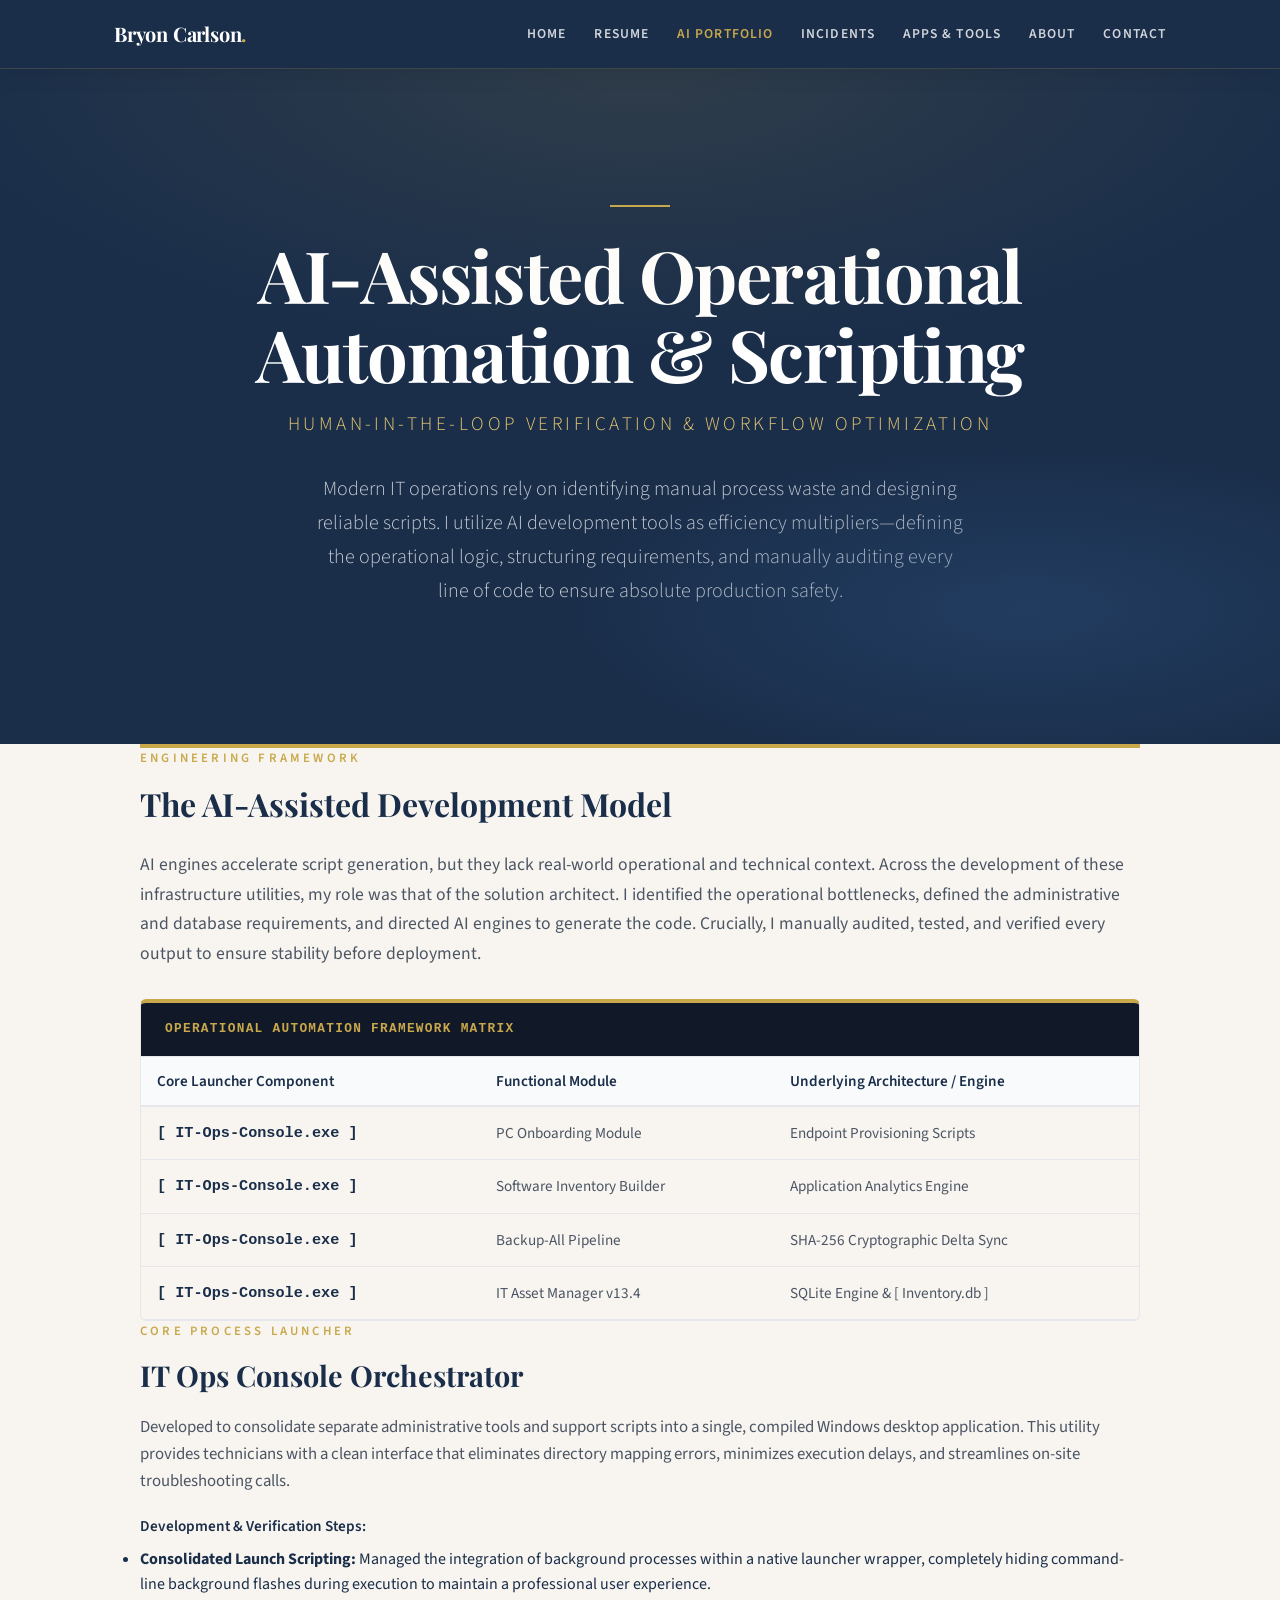
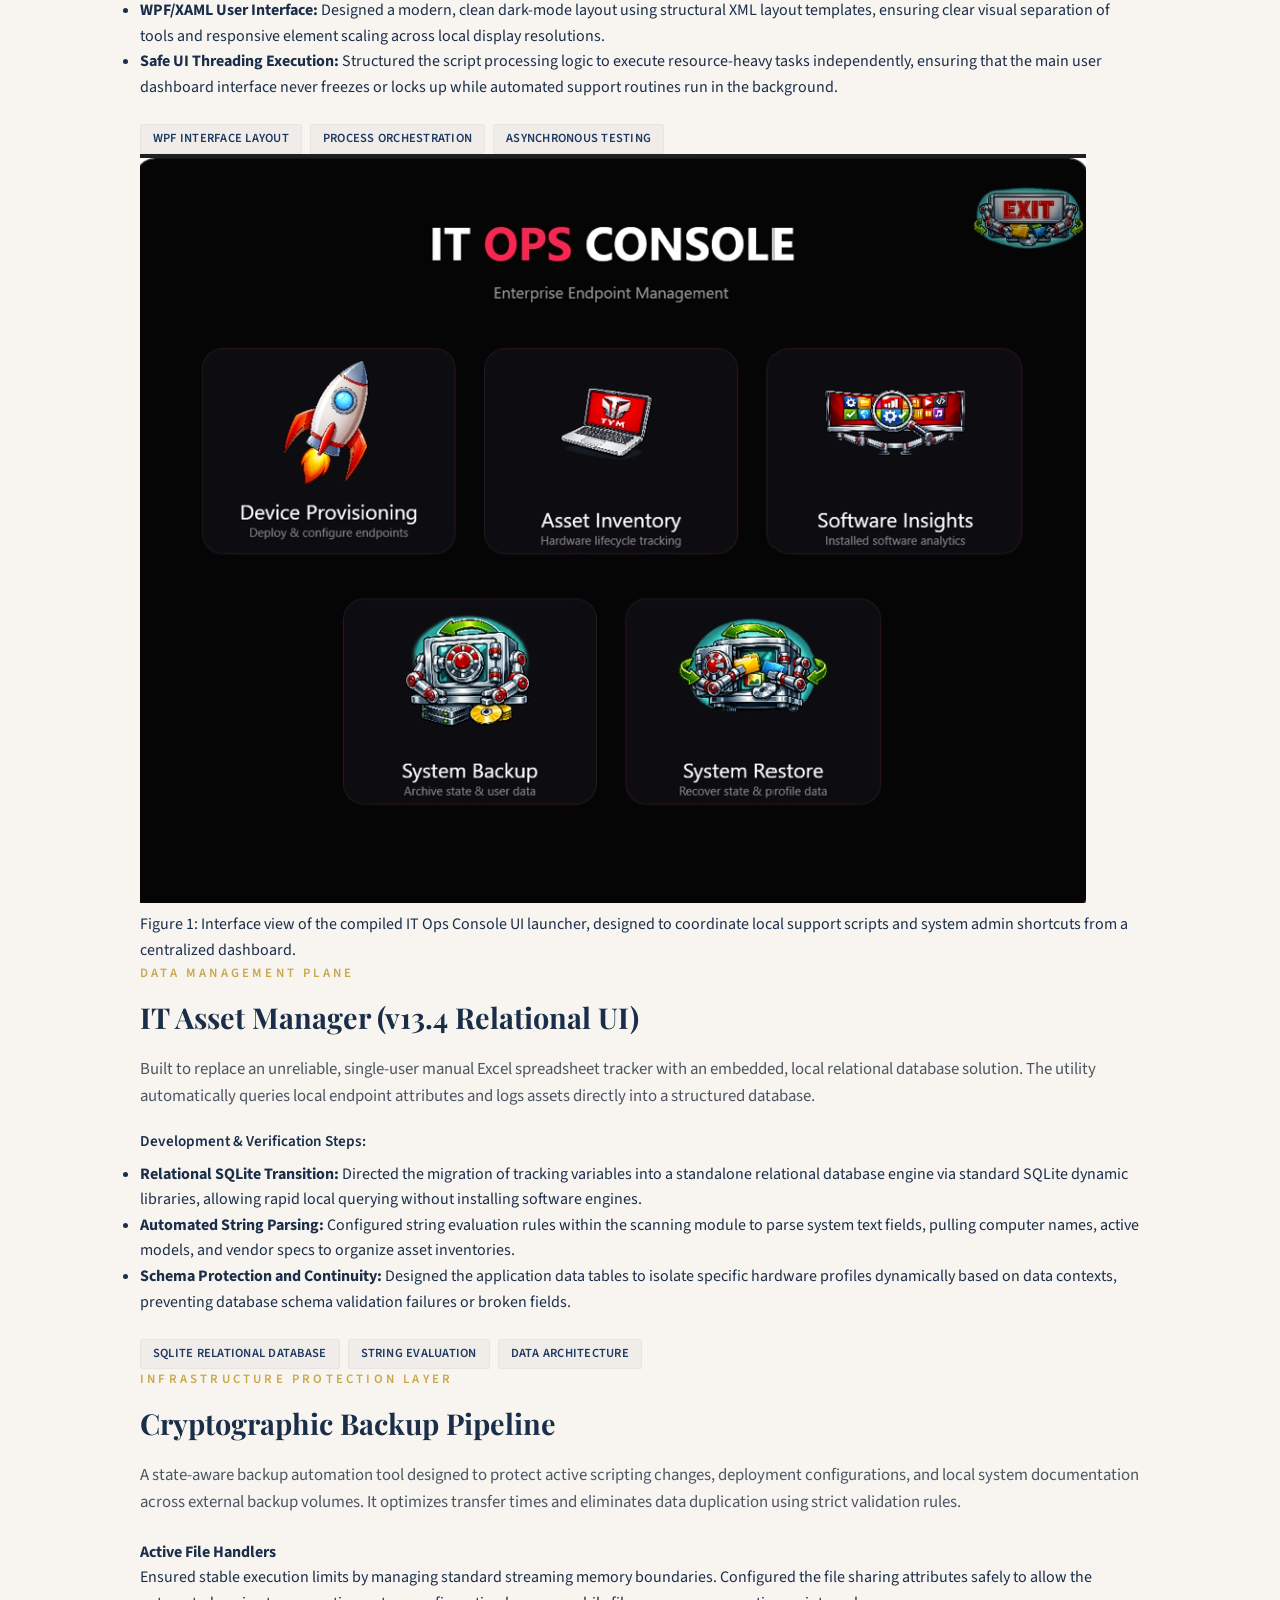
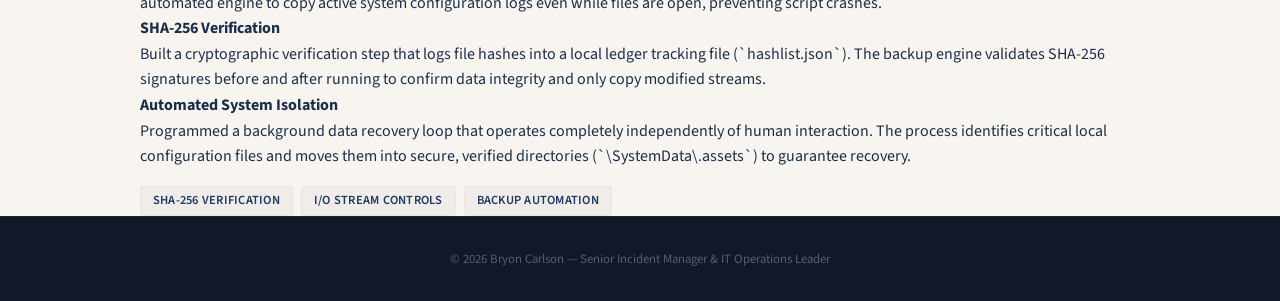
<file: contact.html>
<!DOCTYPE html>
<html lang="en">
<head>
    <meta charset="UTF-8">
    <meta name="viewport" content="width=device-width, initial-scale=1.0">
    <title>AI Portfolio | Bryon Carlson</title>
    
    <link rel="preconnect" href="https://fonts.googleapis.com">
    <link href="https://fonts.googleapis.com/css2?family=Playfair+Display:wght@400;700&family=Source+Sans+3:wght@300;400;600&display=swap" rel="stylesheet">
    
    <link rel="stylesheet" href="css/style.css">

    <style>
        /* Responsive Framework Matrix Table */
        .responsive-table {
            width: 100%;
            border-collapse: collapse;
            font-family: 'Source Sans 3', sans-serif;
            font-size: 0.95rem;
            text-align: left;
        }
        .responsive-table th {
            background: #f9fafb;
            color: var(--navy);
            font-weight: 600;
            padding: 12px 16px;
            border-bottom: 2px solid #e5e7eb;
        }
        .responsive-table td {
            padding: 14px 16px;
            border-bottom: 1px solid #e5e7eb;
            color: #4b5563;
        }
        .responsive-table .module-name {
            font-family: 'Consolas', monospace;
            font-weight: bold;
            color: var(--navy);
        }
        
        /* Mobile Breakpoint for Table & Layout Components */
        @media screen and (max-width: 768px) {
            .showcase-grid {
                display: flex !important;
                flex-direction: column;
                gap: 24px;
            }

            .screenshot-container {
                width: 100%;
                max-width: 100%;
                margin: 0 auto;
            }

            .screenshot-container img {
                width: 100%;
                height: auto;
                display: block;
                border-radius: 6px;
            }

            .responsive-table, .responsive-table tbody, .responsive-table tr, .responsive-table td {
                display: block;
                width: 100%;
            }
            .responsive-table thead {
                display: none;
            }
            .responsive-table tr {
                padding: 16px;
                border-bottom: 4px solid #e5e7eb;
                background: #fff;
            }
            .responsive-table td {
                display: flex;
                justify-content: space-between;
                padding: 8px 0;
                border: none;
                text-align: right;
            }
            .responsive-table td::before {
                content: attr(data-label);
                font-weight: 600;
                color: var(--navy);
                text-align: left;
                padding-right: 15px;
            }
            .responsive-table .module-name {
                color: #38bdf8;
                background: #111827;
                padding: 4px 8px;
                border-radius: 4px;
            }
        }
    </style>
</head>
<body>

<header class="site-header">
    <nav class="navbar">
        <a href="index.html" class="nav-logo">Bryon Carlson<span>.</span></a>
        <ul class="nav-links">
            <li><a href="index.html">Home</a></li>
            <li><a href="resume.html">Resume</a></li>
            <li><a href="ai-portfolio.html" class="active">AI Portfolio</a></li>
            <li><a href="incidents.html">Incidents</a></li>
            <li><a href="apps.html">Apps &amp; Tools</a></li>
            <li><a href="about.html">About</a></li>
            <li><a href="contact.html">Contact</a></li>
        </ul>
    </nav>
</header>

<section class="hero">
    <div class="hero-rule"></div>
    <h1 class="hero-name">AI-Assisted Operational<br>Automation &amp; Scripting</h1>
    <p class="hero-title">Human-in-the-Loop Verification &amp; Workflow Optimization</p>
    <p class="hero-tagline">
        Modern IT operations rely on identifying manual process waste and designing reliable scripts. I utilize AI development tools as efficiency multipliers—defining the operational logic, structuring requirements, and manually auditing every line of code to ensure absolute production safety.
    </p>
</section>

<main class="container portfolio-showcase">
    
    <div class="showcase-block" style="border-top: 4px solid var(--gold);">
        <p class="section-label">Engineering Framework</p>
        <h2 style="font-family: 'Playfair Display', serif; font-size: 2rem; color: var(--navy); margin-bottom: 20px;">The AI-Assisted Development Model</h2>
        <p style="font-size: 1.1rem; color: #4b5563; line-height: 1.7; margin-bottom: 24px;">
            AI engines accelerate script generation, but they lack real-world operational and technical context. Across the development of these infrastructure utilities, my role was that of the solution architect. I identified the operational bottlenecks, defined the administrative and database requirements, and directed AI engines to generate the code. Crucially, I manually audited, tested, and verified every output to ensure stability before deployment.
        </p>
        
        <div class="topology-box" style="margin-top: 30px; overflow: hidden; border-radius: 6px; border: 1px solid #e5e7eb; border-top: 4px solid var(--gold);">
            <div style="background: #111827; padding: 16px 24px; border-bottom: 1px solid #e5e7eb;">
                <p style="font-family: 'Consolas', monospace; font-size: 0.8rem; text-transform: uppercase; letter-spacing: 0.1em; color: var(--gold); margin: 0; font-weight: 600;">Operational Automation Framework Matrix</p>
            </div>
            <table class="responsive-table">
                <thead>
                    <tr>
                        <th>Core Launcher Component</th>
                        <th>Functional Module</th>
                        <th>Underlying Architecture / Engine</th>
                    </tr>
                </thead>
                <tbody>
                    <tr>
                        <td data-label="Core Launcher" class="module-name">[ IT-Ops-Console.exe ]</td>
                        <td data-label="Functional Module">PC Onboarding Module</td>
                        <td data-label="Architecture">Endpoint Provisioning Scripts</td>
                    </tr>
                    <tr>
                        <td data-label="Core Launcher" class="module-name">[ IT-Ops-Console.exe ]</td>
                        <td data-label="Functional Module">Software Inventory Builder</td>
                        <td data-label="Architecture">Application Analytics Engine</td>
                    </tr>
                    <tr>
                        <td data-label="Core Launcher" class="module-name">[ IT-Ops-Console.exe ]</td>
                        <td data-label="Functional Module">Backup-All Pipeline</td>
                        <td data-label="Architecture">SHA-256 Cryptographic Delta Sync</td>
                    </tr>
                    <tr>
                        <td data-label="Core Launcher" class="module-name">[ IT-Ops-Console.exe ]</td>
                        <td data-label="Functional Module">IT Asset Manager v13.4</td>
                        <td data-label="Architecture">SQLite Engine &amp; [ Inventory.db ]</td>
                    </tr>
                </tbody>
            </table>
        </div>
    </div>

    <div class="showcase-block">
        <div class="showcase-grid">
            <div class="showcase-details">
                <p class="section-label">Core Process Launcher</p>
                <h3 style="font-family: 'Playfair Display', serif; font-size: 1.8rem; color: var(--navy); margin-bottom: 16px;">IT Ops Console Orchestrator</h3>
                <p style="font-size: 1.05rem; color: #4b5563; line-height: 1.6; margin-bottom: 20px;">
                    Developed to consolidate separate administrative tools and support scripts into a single, compiled Windows desktop application. This utility provides technicians with a clean interface that eliminates directory mapping errors, minimizes execution delays, and streamlines on-site troubleshooting calls.
                </p>
                <div style="margin-bottom: 24px;">
                    <h4 style="font-size: 0.95rem; color: var(--navy); font-weight: 600; margin-bottom: 8px;">Development &amp; Verification Steps:</h4>
                    <ul>
                        <li><strong>Consolidated Launch Scripting:</strong> Managed the integration of background processes within a native launcher wrapper, completely hiding command-line background flashes during execution to maintain a professional user experience.</li>
                        <li><strong>WPF/XAML User Interface:</strong> Designed a modern, clean dark-mode layout using structural XML layout templates, ensuring clear visual separation of tools and responsive element scaling across local display resolutions.</li>
                        <li><strong>Safe UI Threading Execution:</strong> Structured the script processing logic to execute resource-heavy tasks independently, ensuring that the main user dashboard interface never freezes or locks up while automated support routines run in the background.</li>
                    </ul>
                </div>
                <div class="tag-list">
                    <span class="tag">WPF Interface Layout</span>
                    <span class="tag">Process Orchestration</span>
                    <span class="tag">Asynchronous Testing</span>
                </div>
            </div>
            
            <div class="screenshot-container">
                <img src="assets/img/it-ops-console.png" alt="IT Ops Console Compiled Layout Dashboard" />
                <p class="screenshot-caption">Figure 1: Interface view of the compiled IT Ops Console UI launcher, designed to coordinate local support scripts and system admin shortcuts from a centralized dashboard.</p>
            </div>
        </div>
    </div>

    <div class="showcase-block">
        <div class="showcase-grid" style="display: block;">
            <div class="showcase-details">
                <p class="section-label">Data Management Plane</p>
                <h3 style="font-family: 'Playfair Display', serif; font-size: 1.8rem; color: var(--navy); margin-bottom: 16px;">IT Asset Manager (v13.4 Relational UI)</h3>
                <p style="font-size: 1.05rem; color: #4b5563; line-height: 1.6; margin-bottom: 20px;">
                    Built to replace an unreliable, single-user manual Excel spreadsheet tracker with an embedded, local relational database solution. The utility automatically queries local endpoint attributes and logs assets directly into a structured database.
                </p>
                <div style="margin-bottom: 24px;">
                    <h4 style="font-size: 0.95rem; color: var(--navy); font-weight: 600; margin-bottom: 8px;">Development &amp; Verification Steps:</h4>
                    <ul>
                        <li><strong>Relational SQLite Transition:</strong> Directed the migration of tracking variables into a standalone relational database engine via standard SQLite dynamic libraries, allowing rapid local querying without installing software engines.</li>
                        <li><strong>Automated String Parsing:</strong> Configured string evaluation rules within the scanning module to parse system text fields, pulling computer names, active models, and vendor specs to organize asset inventories.</li>
                        <li><strong>Schema Protection and Continuity:</strong> Designed the application data tables to isolate specific hardware profiles dynamically based on data contexts, preventing database schema validation failures or broken fields.</li>
                    </ul>
                </div>
                <div class="tag-list">
                    <span class="tag">SQLite Relational Database</span>
                    <span class="tag">String Evaluation</span>
                    <span class="tag">Data Architecture</span>
                </div>
            </div>
        </div>
    </div>

    <div class="showcase-block">
        <p class="section-label">Infrastructure Protection Layer</p>
        <h3 style="font-family: 'Playfair Display', serif; font-size: 1.8rem; color: var(--navy); margin-bottom: 16px;">Cryptographic Backup Pipeline</h3>
        <p style="font-size: 1.05rem; color: #4b5563; line-height: 1.6; margin-bottom: 24px;">
            A state-aware backup automation tool designed to protect active scripting changes, deployment configurations, and local system documentation across external backup volumes. It optimizes transfer times and eliminates data duplication using strict validation rules.
        </p>
        
        <div class="blueprint-grid">
            <div class="blueprint-card">
                <h4>Active File Handlers</h4>
                <p>
                    Ensured stable execution limits by managing standard streaming memory boundaries. Configured the file sharing attributes safely to allow the automated engine to copy active system configuration logs even while files are open, preventing script crashes.
                </p>
            </div>
            <div class="blueprint-card">
                <h4>SHA-256 Verification</h4>
                <p>
                    Built a cryptographic verification step that logs file hashes into a local ledger tracking file (`hashlist.json`). The backup engine validates SHA-256 signatures before and after running to confirm data integrity and only copy modified streams.
                </p>
            </div>
            <div class="blueprint-card">
                <h4>Automated System Isolation</h4>
                <p>
                    Programmed a background data recovery loop that operates completely independently of human interaction. The process identifies critical local configuration files and moves them into secure, verified directories (`\SystemData\.assets`) to guarantee recovery.
                </p>
            </div>
        </div>

        <div class="tag-list">
            <span class="tag">SHA-256 Verification</span>
            <span class="tag">I/O Stream Controls</span>
            <span class="tag">Backup Automation</span>
        </div>
    </div>

</main>

<footer class="site-footer">
    <p>&copy; 2026 Bryon Carlson &mdash; Senior Incident Manager &amp; IT Operations Leader</p>
</footer>

</body>
</html>
</file>
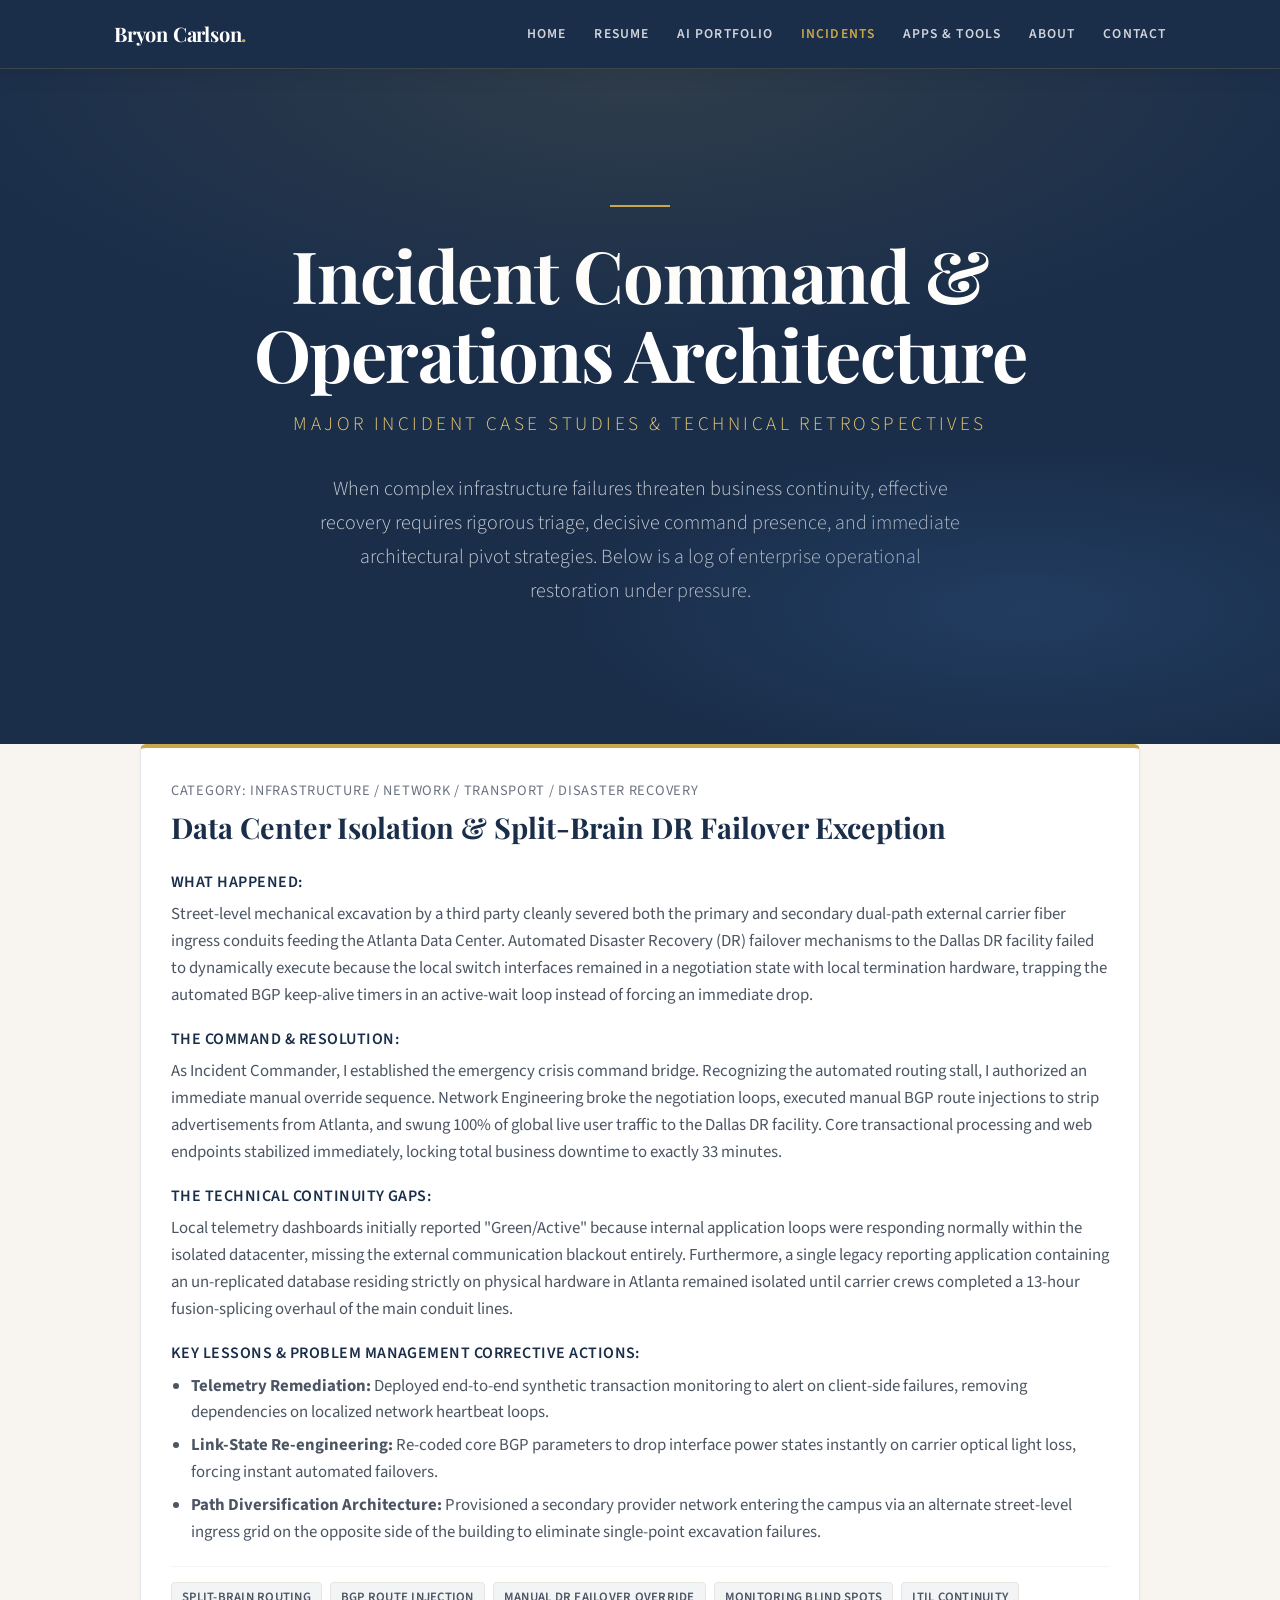
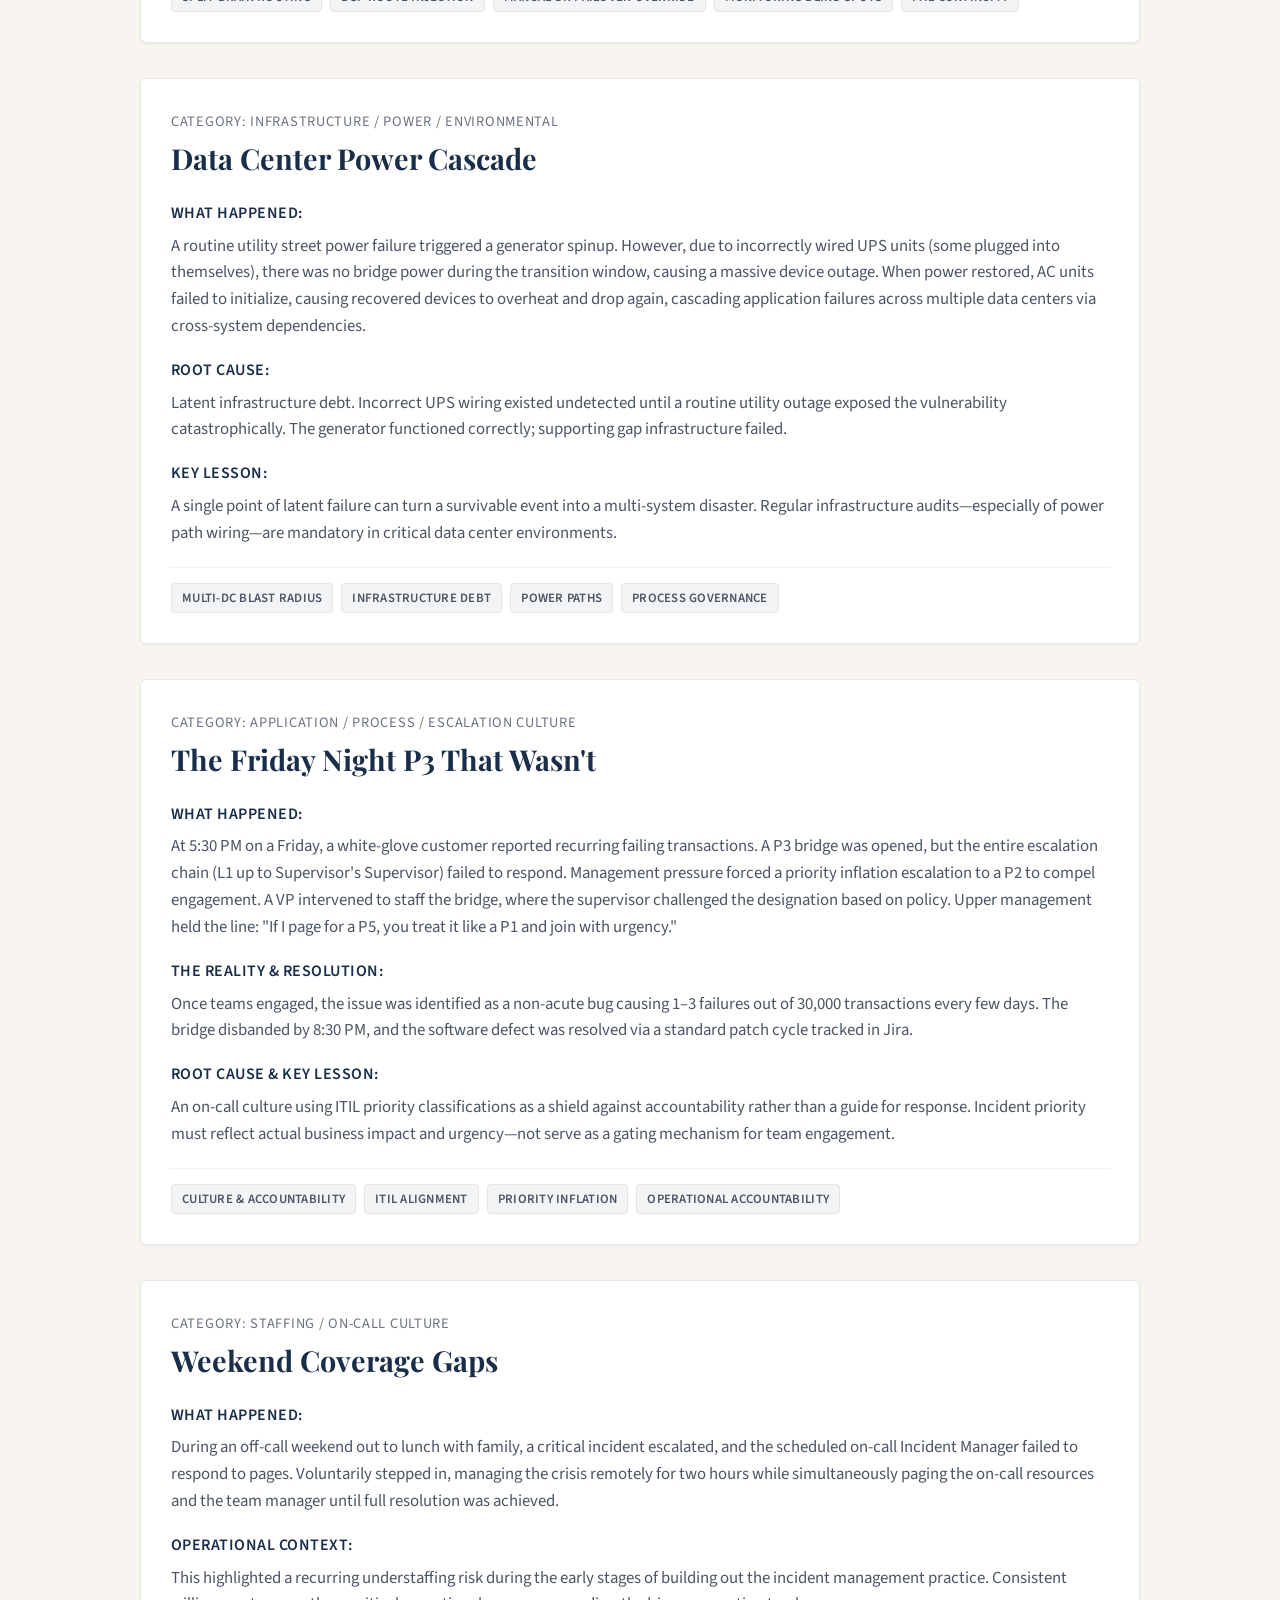
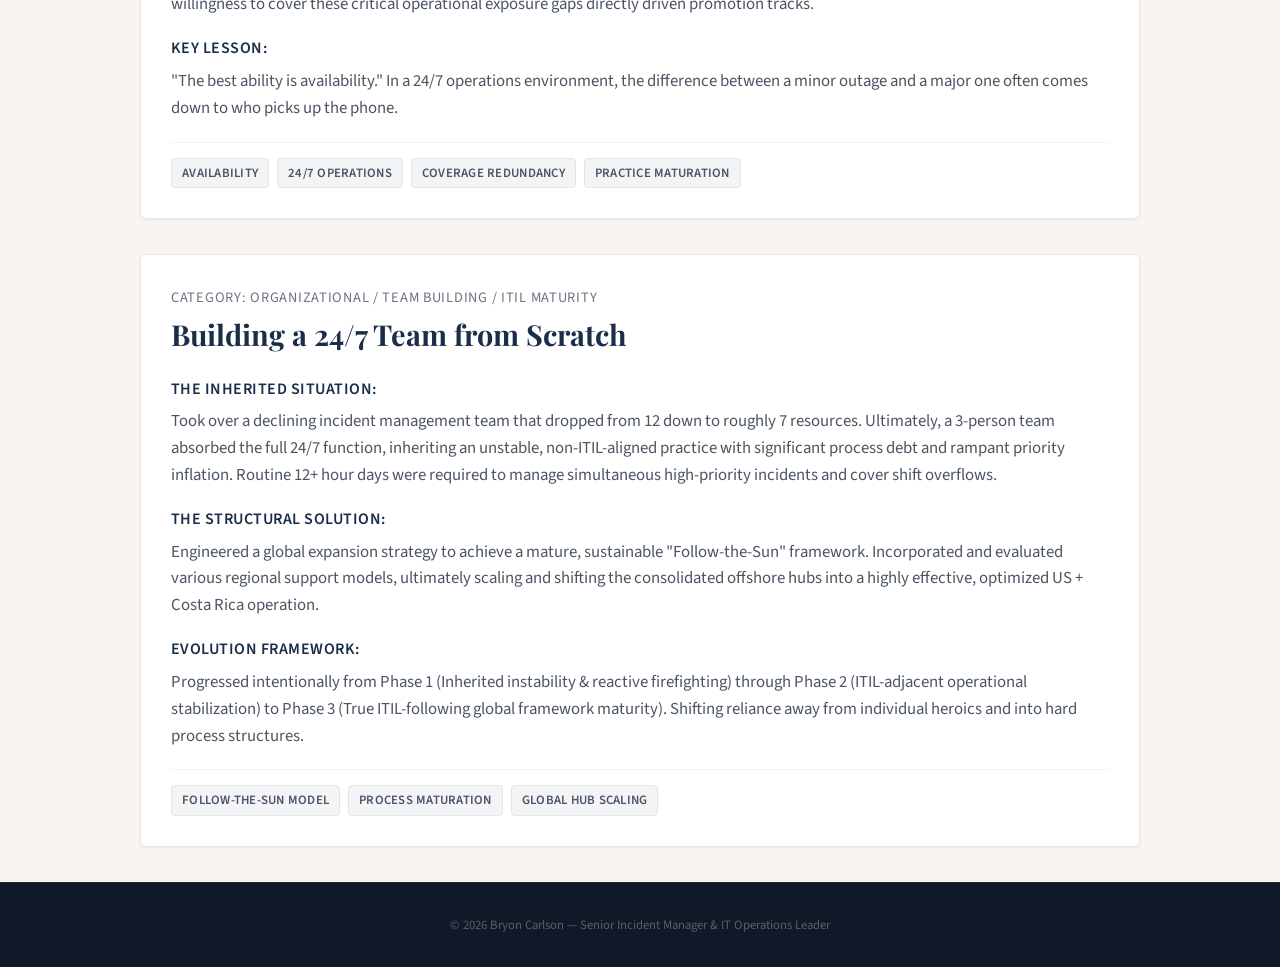
<file: incidents.html>
<!DOCTYPE html>
<html lang="en">
<head>
    <meta charset="UTF-8">
    <meta name="viewport" content="width=device-width, initial-scale=1.0">
    <title>Incidents &amp; Case Studies | Bryon Carlson</title>
    
    <link rel="preconnect" href="https://fonts.googleapis.com">
    <link href="https://fonts.googleapis.com/css2?family=Playfair+Display:wght@400;700&family=Source+Sans+3:wght@300;400;600&display=swap" rel="stylesheet">
    
    <link rel="stylesheet" href="css/style.css">

    <style>
        .incident-card {
            background: #ffffff;
            border: 1px solid #e5e7eb;
            border-radius: 6px;
            padding: 30px;
            margin-bottom: 35px;
            box-shadow: 0 1px 3px rgba(0,0,0,0.05);
        }
        .incident-card.featured {
            border-top: 4px solid var(--gold);
        }
        .incident-header {
            margin-bottom: 20px;
        }
        .incident-title {
            font-family: 'Playfair Display', serif;
            font-size: 1.8rem;
            color: var(--navy);
            margin: 0 0 8px 0;
        }
        .incident-meta {
            font-size: 0.9rem;
            color: #6b7280;
            text-transform: uppercase;
            letter-spacing: 0.05em;
            margin-bottom: 15px;
        }
        .incident-section {
            margin-top: 18px;
        }
        .incident-section h4 {
            font-family: 'Source Sans 3', sans-serif;
            font-size: 1rem;
            font-weight: 600;
            color: var(--navy);
            margin: 0 0 6px 0;
            text-transform: uppercase;
            letter-spacing: 0.03em;
        }
        .incident-section p, .incident-section ul {
            color: #4b5563;
            line-height: 1.6;
            margin: 0 0 12px 0;
            font-size: 1.05rem;
        }
        .incident-section ul {
            padding-left: 20px;
        }
        .incident-section li {
            margin-bottom: 6px;
        }
        .tag-container {
            display: flex;
            flex-wrap: wrap;
            gap: 8px;
            margin-top: 20px;
            padding-top: 15px;
            border-top: 1px solid #f3f4f6;
        }
        .tag {
            background: #f3f4f6;
            color: #4b5563;
            font-size: 0.8rem;
            padding: 4px 10px;
            border-radius: 4px;
            font-weight: 600;
        }
    </style>
</head>
<body>

<header class="site-header">
    <nav class="navbar">
        <a href="index.html" class="nav-logo">Bryon Carlson<span>.</span></a>
        <ul class="nav-links">
            <li><a href="index.html">Home</a></li>
            <li><a href="resume.html">Resume</a></li>
            <li><a href="ai-portfolio.html">AI Portfolio</a></li>
            <li><a href="incidents.html" class="active">Incidents</a></li>
            <li><a href="apps.html">Apps &amp; Tools</a></li>
            <li><a href="about.html">About</a></li>
            <li><a href="contact.html">Contact</a></li>
        </ul>
    </nav>
</header>

<section class="hero">
    <div class="hero-rule"></div>
    <h1 class="hero-name">Incident Command &amp;<br>Operations Architecture</h1>
    <p class="hero-title">Major Incident Case Studies &amp; Technical Retrospectives</p>
    <p class="hero-tagline">
        When complex infrastructure failures threaten business continuity, effective recovery requires rigorous triage, decisive command presence, and immediate architectural pivot strategies. Below is a log of enterprise operational restoration under pressure.
    </p>
</section>

<main class="container portfolio-showcase">

    <!-- FEATURED NEW INCIDENT -->
    <div class="incident-card featured">
        <div class="incident-header">
            <span class="incident-meta">Category: Infrastructure / Network / Transport / Disaster Recovery</span>
            <h2 class="incident-title">Data Center Isolation &amp; Split-Brain DR Failover Exception</h2>
        </div>
        
        <div class="incident-section">
            <h4>What Happened:</h4>
            <p>Street-level mechanical excavation by a third party cleanly severed both the primary and secondary dual-path external carrier fiber ingress conduits feeding the Atlanta Data Center. Automated Disaster Recovery (DR) failover mechanisms to the Dallas DR facility failed to dynamically execute because the local switch interfaces remained in a negotiation state with local termination hardware, trapping the automated BGP keep-alive timers in an active-wait loop instead of forcing an immediate drop.</p>
        </div>

        <div class="incident-section">
            <h4>The Command &amp; Resolution:</h4>
            <p>As Incident Commander, I established the emergency crisis command bridge. Recognizing the automated routing stall, I authorized an immediate manual override sequence. Network Engineering broke the negotiation loops, executed manual BGP route injections to strip advertisements from Atlanta, and swung 100% of global live user traffic to the Dallas DR facility. Core transactional processing and web endpoints stabilized immediately, locking total business downtime to exactly 33 minutes.</p>
        </div>

        <div class="incident-section">
            <h4>The Technical Continuity Gaps:</h4>
            <p>Local telemetry dashboards initially reported "Green/Active" because internal application loops were responding normally within the isolated datacenter, missing the external communication blackout entirely. Furthermore, a single legacy reporting application containing an un-replicated database residing strictly on physical hardware in Atlanta remained isolated until carrier crews completed a 13-hour fusion-splicing overhaul of the main conduit lines.</p>
        </div>

        <div class="incident-section">
            <h4>Key Lessons &amp; Problem Management Corrective Actions:</h4>
            <ul>
                <li><strong>Telemetry Remediation:</strong> Deployed end-to-end synthetic transaction monitoring to alert on client-side failures, removing dependencies on localized network heartbeat loops.</li>
                <li><strong>Link-State Re-engineering:</strong> Re-coded core BGP parameters to drop interface power states instantly on carrier optical light loss, forcing instant automated failovers.</li>
                <li><strong>Path Diversification Architecture:</strong> Provisioned a secondary provider network entering the campus via an alternate street-level ingress grid on the opposite side of the building to eliminate single-point excavation failures.</li>
            </ul>
        </div>

        <div class="tag-container">
            <span class="tag">Split-Brain Routing</span>
            <span class="tag">BGP Route Injection</span>
            <span class="tag">Manual DR Failover Override</span>
            <span class="tag">Monitoring Blind Spots</span>
            <span class="tag">ITIL Continuity</span>
        </div>
    </div>

    <!-- INCIDENT 2 -->
    <div class="incident-card">
        <div class="incident-header">
            <span class="incident-meta">Category: Infrastructure / Power / Environmental</span>
            <h2 class="incident-title">Data Center Power Cascade</h2>
        </div>
        
        <div class="incident-section">
            <h4>What Happened:</h4>
            <p>A routine utility street power failure triggered a generator spinup. However, due to incorrectly wired UPS units (some plugged into themselves), there was no bridge power during the transition window, causing a massive device outage. When power restored, AC units failed to initialize, causing recovered devices to overheat and drop again, cascading application failures across multiple data centers via cross-system dependencies.</p>
        </div>

        <div class="incident-section">
            <h4>Root Cause:</h4>
            <p>Latent infrastructure debt. Incorrect UPS wiring existed undetected until a routine utility outage exposed the vulnerability catastrophically. The generator functioned correctly; supporting gap infrastructure failed.</p>
        </div>

        <div class="incident-section">
            <h4>Key Lesson:</h4>
            <p>A single point of latent failure can turn a survivable event into a multi-system disaster. Regular infrastructure audits—especially of power path wiring—are mandatory in critical data center environments.</p>
        </div>

        <div class="tag-container">
            <span class="tag">Multi-DC Blast Radius</span>
            <span class="tag">Infrastructure Debt</span>
            <span class="tag">Power Paths</span>
            <span class="tag">Process Governance</span>
        </div>
    </div>

    <!-- INCIDENT 3 -->
    <div class="incident-card">
        <div class="incident-header">
            <span class="incident-meta">Category: Application / Process / Escalation Culture</span>
            <h2 class="incident-title">The Friday Night P3 That Wasn't</h2>
        </div>
        
        <div class="incident-section">
            <h4>What Happened:</h4>
            <p>At 5:30 PM on a Friday, a white-glove customer reported recurring failing transactions. A P3 bridge was opened, but the entire escalation chain (L1 up to Supervisor's Supervisor) failed to respond. Management pressure forced a priority inflation escalation to a P2 to compel engagement. A VP intervened to staff the bridge, where the supervisor challenged the designation based on policy. Upper management held the line: "If I page for a P5, you treat it like a P1 and join with urgency."</p>
        </div>

        <div class="incident-section">
            <h4>The Reality &amp; Resolution:</h4>
            <p>Once teams engaged, the issue was identified as a non-acute bug causing 1–3 failures out of 30,000 transactions every few days. The bridge disbanded by 8:30 PM, and the software defect was resolved via a standard patch cycle tracked in Jira.</p>
        </div>

        <div class="incident-section">
            <h4>Root Cause &amp; Key Lesson:</h4>
            <p>An on-call culture using ITIL priority classifications as a shield against accountability rather than a guide for response. Incident priority must reflect actual business impact and urgency—not serve as a gating mechanism for team engagement.</p>
        </div>

        <div class="tag-container">
            <span class="tag">Culture &amp; Accountability</span>
            <span class="tag">ITIL Alignment</span>
            <span class="tag">Priority Inflation</span>
            <span class="tag">Operational Accountability</span>
        </div>
    </div>

    <!-- INCIDENT 4 -->
    <div class="incident-card">
        <div class="incident-header">
            <span class="incident-meta">Category: Staffing / On-Call Culture</span>
            <h2 class="incident-title">Weekend Coverage Gaps</h2>
        </div>
        
        <div class="incident-section">
            <h4>What Happened:</h4>
            <p>During an off-call weekend out to lunch with family, a critical incident escalated, and the scheduled on-call Incident Manager failed to respond to pages. Voluntarily stepped in, managing the crisis remotely for two hours while simultaneously paging the on-call resources and the team manager until full resolution was achieved.</p>
        </div>

        <div class="incident-section">
            <h4>Operational Context:</h4>
            <p>This highlighted a recurring understaffing risk during the early stages of building out the incident management practice. Consistent willingness to cover these critical operational exposure gaps directly driven promotion tracks.</p>
        </div>

        <div class="incident-section">
            <h4>Key Lesson:</h4>
            <p>"The best ability is availability." In a 24/7 operations environment, the difference between a minor outage and a major one often comes down to who picks up the phone.</p>
        </div>

        <div class="tag-container">
            <span class="tag">Availability</span>
            <span class="tag">24/7 Operations</span>
            <span class="tag">Coverage Redundancy</span>
            <span class="tag">Practice Maturation</span>
        </div>
    </div>

    <!-- INCIDENT 5 -->
    <div class="incident-card">
        <div class="incident-header">
            <span class="incident-meta">Category: Organizational / Team Building / ITIL Maturity</span>
            <h2 class="incident-title">Building a 24/7 Team from Scratch</h2>
        </div>
        
        <div class="incident-section">
            <h4>The Inherited Situation:</h4>
            <p>Took over a declining incident management team that dropped from 12 down to roughly 7 resources. Ultimately, a 3-person team absorbed the full 24/7 function, inheriting an unstable, non-ITIL-aligned practice with significant process debt and rampant priority inflation. Routine 12+ hour days were required to manage simultaneous high-priority incidents and cover shift overflows.</p>
        </div>

        <div class="incident-section">
            <h4>The Structural Solution:</h4>
            <p>Engineered a global expansion strategy to achieve a mature, sustainable "Follow-the-Sun" framework. Incorporated and evaluated various regional support models, ultimately scaling and shifting the consolidated offshore hubs into a highly effective, optimized US + Costa Rica operation.</p>
        </div>

        <div class="incident-section">
            <h4>Evolution Framework:</h4>
            <p>Progressed intentionally from Phase 1 (Inherited instability &amp; reactive firefighting) through Phase 2 (ITIL-adjacent operational stabilization) to Phase 3 (True ITIL-following global framework maturity). Shifting reliance away from individual heroics and into hard process structures.</p>
        </div>

        <div class="tag-container">
            <span class="tag">Follow-the-Sun Model</span>
            <span class="tag">Process Maturation</span>
            <span class="tag">Global Hub Scaling</span>
        </div>
    </div>

</main>

<footer class="site-footer">
    <p>&copy; 2026 Bryon Carlson &mdash; Senior Incident Manager &amp; IT Operations Leader</p>
</footer>

</body>
</html>
</file>
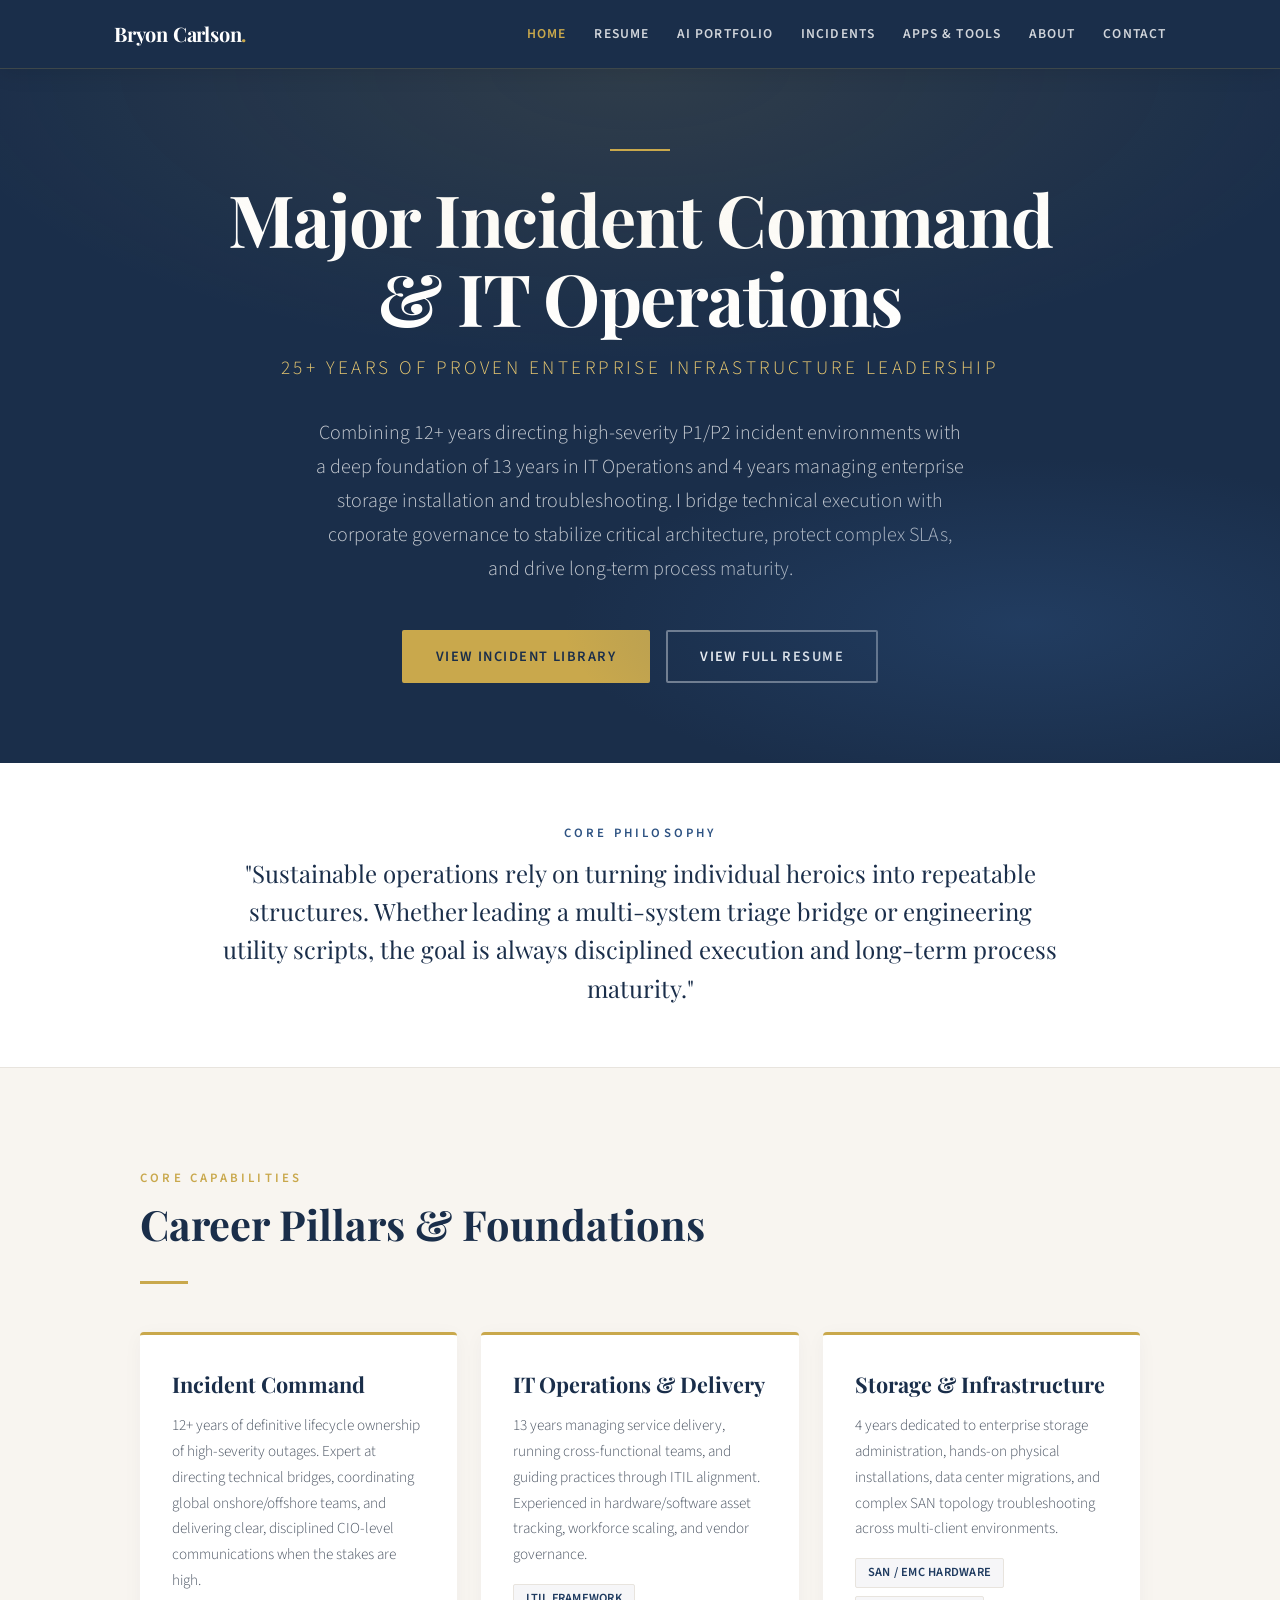
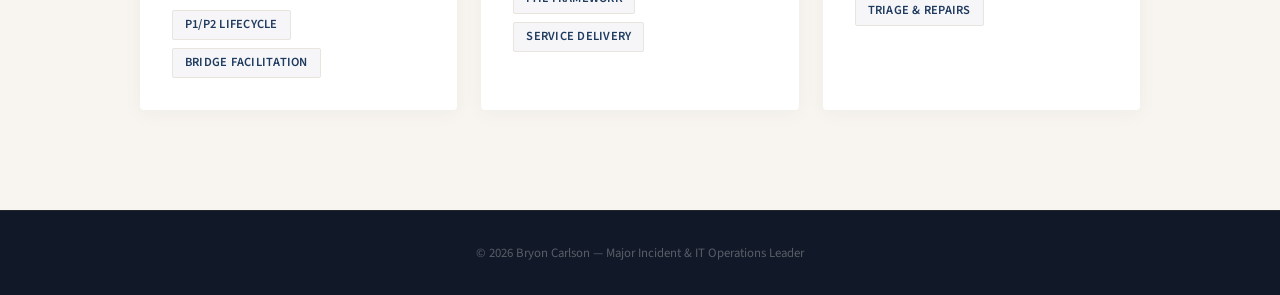
<file: indexold.html>
<!DOCTYPE html>
<html lang="en">
<head>
    <meta charset="UTF-8">
    <meta name="viewport" content="width=device-width, initial-scale=1.0">
    <title>Bryon Carlson | Major Incident &amp; IT Operations Leader</title>
    
    <link rel="preconnect" href="https://fonts.googleapis.com">
    <link href="https://fonts.googleapis.com/css2?family=Playfair+Display:wght@400;700&family=Source+Sans+3:wght@300;400;600&display=swap" rel="stylesheet">
    
    <link rel="stylesheet" href="css/style.css">
</head>
<body>

<header class="site-header">
    <nav class="navbar">
        <a href="index.html" class="nav-logo">Bryon Carlson<span>.</span></a>
        <ul class="nav-links">
            <li><a href="index.html" class="active">Home</a></li>
            <li><a href="resume.html">Resume</a></li>
            <li><a href="ai-portfolio.html">AI Portfolio</a></li>
            <li><a href="incidents.html">Incidents</a></li>
            <li><a href="apps.html">Apps &amp; Tools</a></li>
            <li><a href="about.html">About</a></li>
            <li><a href="contact.html">Contact</a></li>
        </ul>
    </nav>
</header>

<section class="hero">
    <div class="hero-rule"></div>
    <h1 class="hero-name">Major Incident Command<br>&amp; IT Operations</h1>
    <p class="hero-title">25+ Years of Proven Enterprise Infrastructure Leadership</p>
    <p class="hero-tagline">
        Combining 12+ years directing high-severity P1/P2 incident environments with a deep foundation of 13 years in IT Operations and 4 years managing enterprise storage installation and troubleshooting. I bridge technical execution with corporate governance to stabilize critical architecture, protect complex SLAs, and drive long-term process maturity.
    </p>
    <div class="hero-cta">
        <a href="incidents.html" class="btn btn-gold">View Incident Library</a>
        <a href="resume.html" class="btn btn-outline">View Full Resume</a>
    </div>
</section>

<section style="background: var(--white); padding: 60px 24px; text-align: center; border-bottom: 1px solid var(--light-gray);">
    <div class="container" style="max-width: 850px;">
        <p class="section-label" style="color: var(--navy-light);">Core Philosophy</p>
        <h3 style="font-family: 'Playfair Display', serif; font-size: 1.5rem; color: var(--navy); line-height: 1.6; font-weight: 400;">
            "Sustainable operations rely on turning individual heroics into repeatable structures. Whether leading a multi-system triage bridge or engineering utility scripts, the goal is always disciplined execution and long-term process maturity."
        </h3>
    </div>
</section>

<section class="highlights">
    <div class="container">
        <p class="section-label">Core Capabilities</p>
        <h2 class="section-title">Career Pillars &amp; Foundations</h2>
        <div class="section-rule"></div>

        <div class="card-grid">
            <div class="card">
                <h3>Incident Command</h3>
                <p>12+ years of definitive lifecycle ownership of high-severity outages. Expert at directing technical bridges, coordinating global onshore/offshore teams, and delivering clear, disciplined CIO-level communications when the stakes are high.</p>
                <div class="tag-list">
                    <span class="tag">P1/P2 Lifecycle</span>
                    <span class="tag">Bridge Facilitation</span>
                </div>
            </div>

            <div class="card">
                <h3>IT Operations &amp; Delivery</h3>
                <p>13 years managing service delivery, running cross-functional teams, and guiding practices through ITIL alignment. Experienced in hardware/software asset tracking, workforce scaling, and vendor governance.</p>
                <div class="tag-list">
                    <span class="tag">ITIL Framework</span>
                    <span class="tag">Service Delivery</span>
                </div>
            </div>

            <div class="card">
                <h3>Storage &amp; Infrastructure</h3>
                <p>4 years dedicated to enterprise storage administration, hands-on physical installations, data center migrations, and complex SAN topology troubleshooting across multi-client environments.</p>
                <div class="tag-list">
                    <span class="tag">SAN / EMC Hardware</span>
                    <span class="tag">Triage &amp; Repairs</span>
                </div>
            </div>
        </div>
    </div>
</section>

<footer class="site-footer">
    <p>&copy; 2026 Bryon Carlson &mdash; Major Incident &amp; IT Operations Leader</p>
</footer>

</body>
</html>
</file>
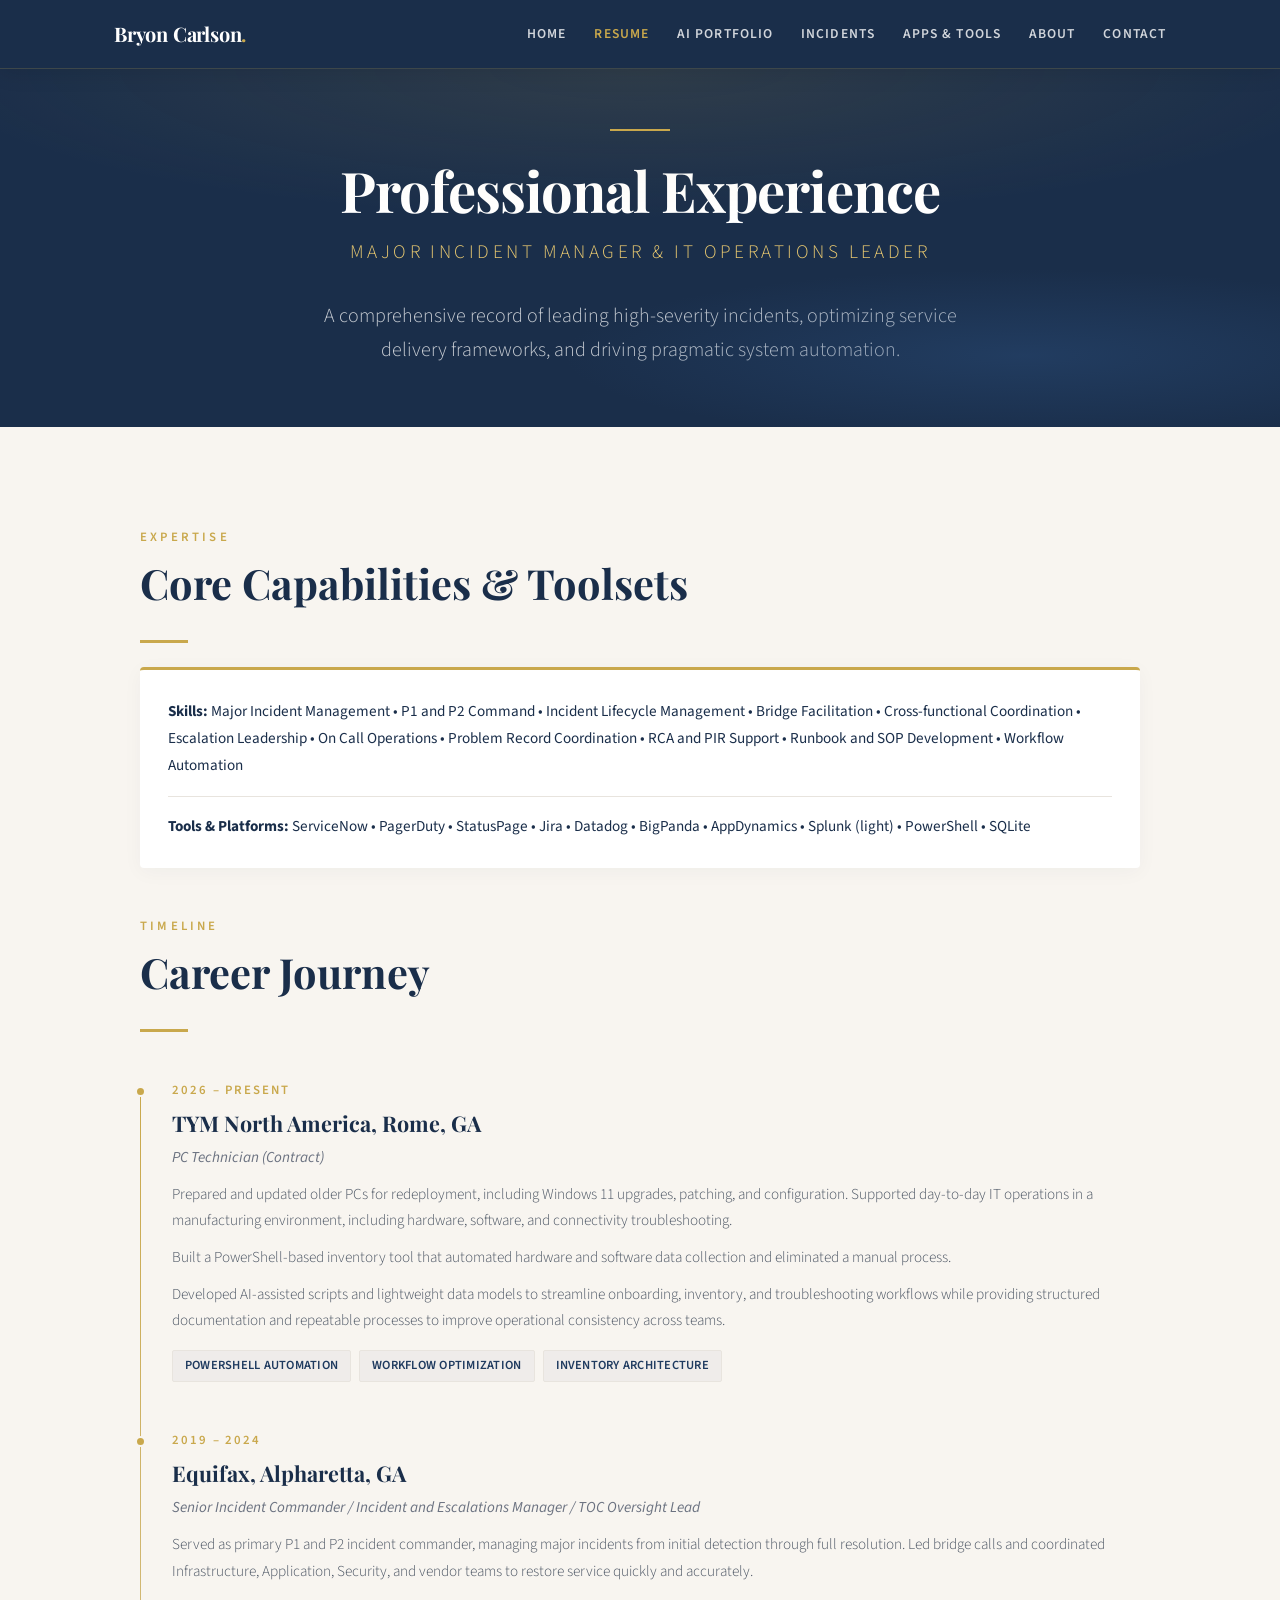
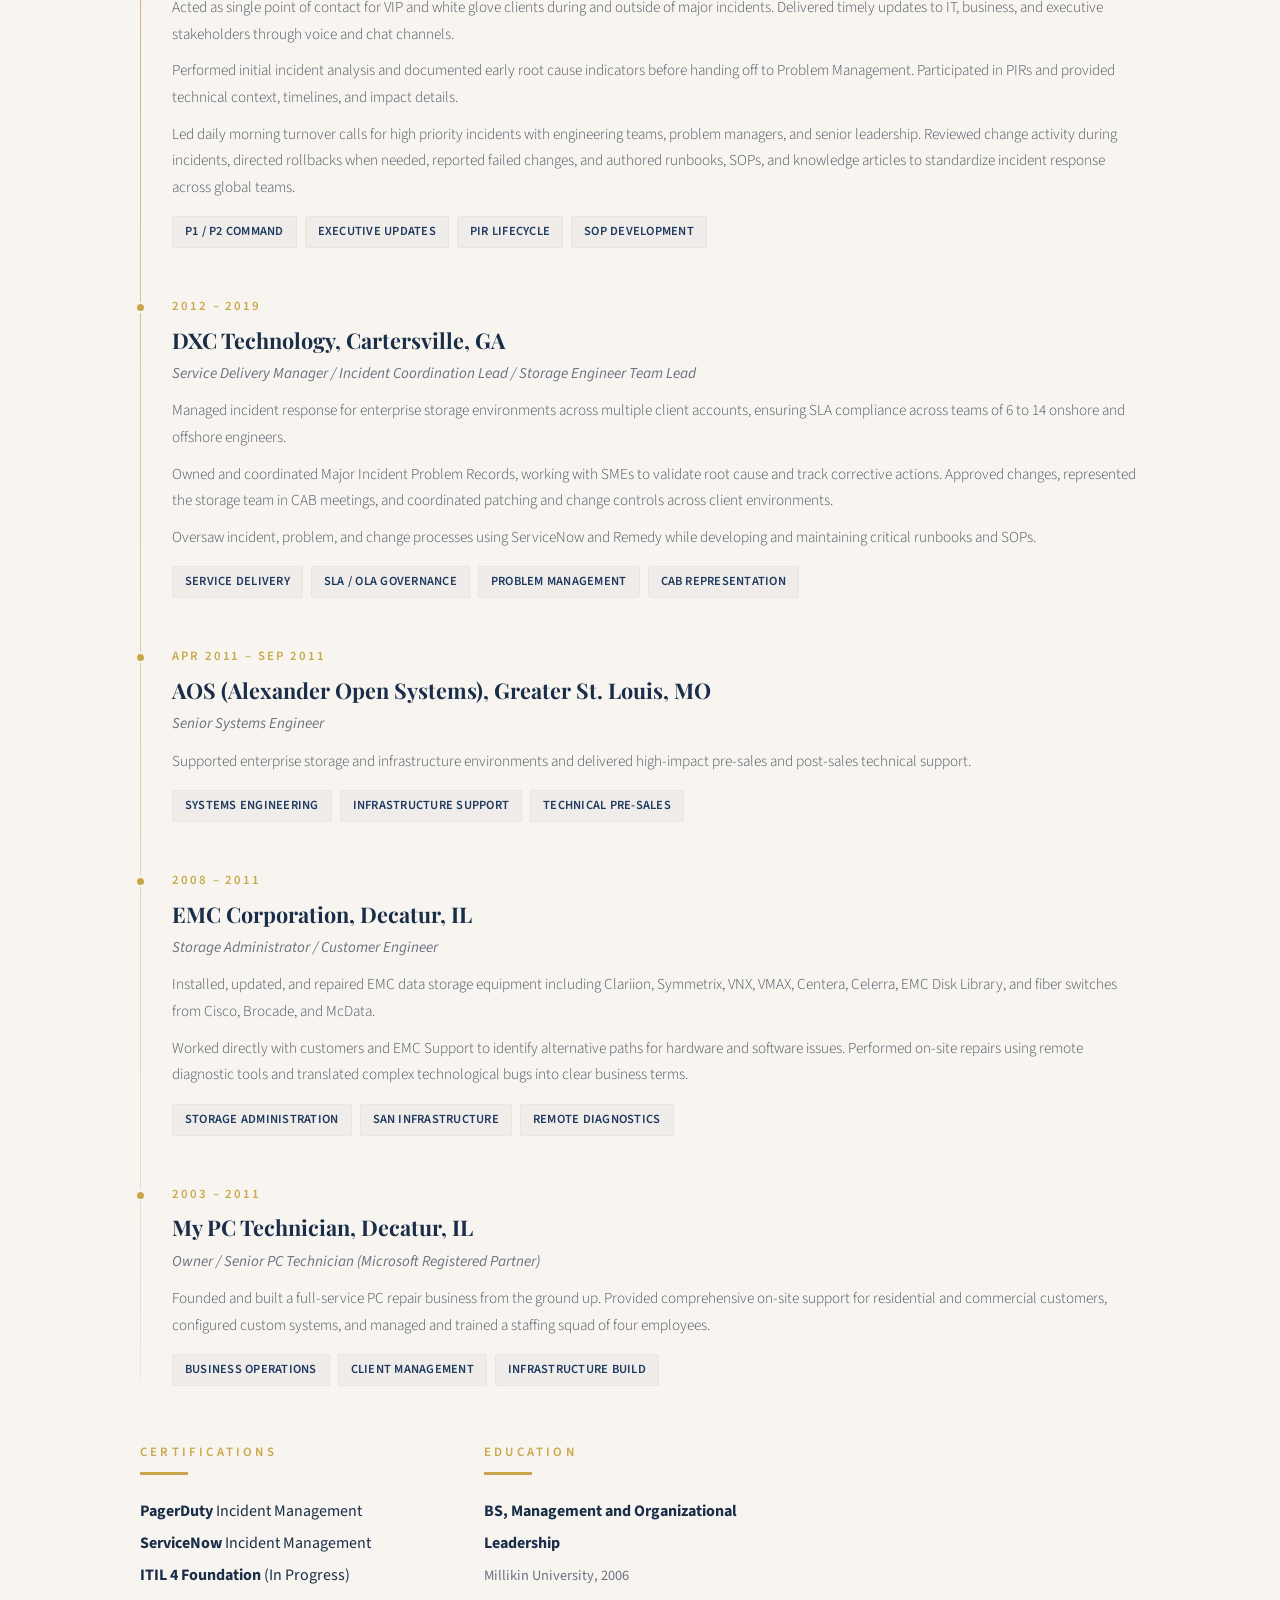
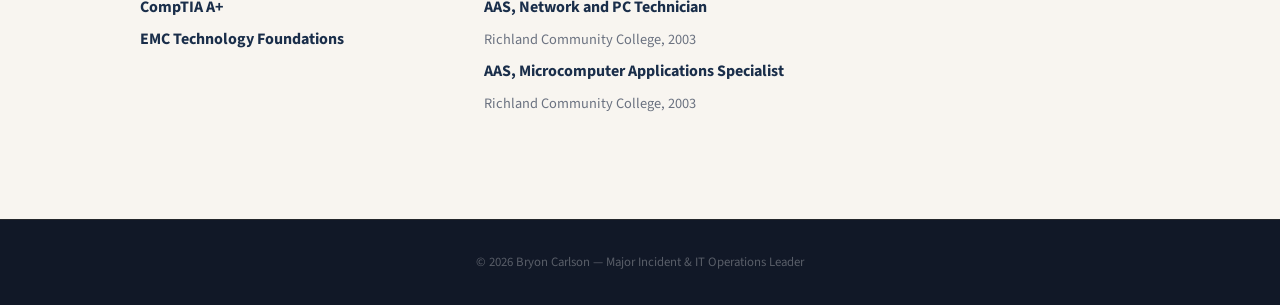
<file: resume.html>
<!DOCTYPE html>
<html lang="en">
<head>
    <meta charset="UTF-8">
    <meta name="viewport" content="width=device-width, initial-scale=1.0">
    <title>Professional Resume | Bryon Carlson</title>
    <link rel="preconnect" href="https://fonts.googleapis.com">
    <link href="https://fonts.googleapis.com/css2?family=Playfair+Display:wght@400;700&family=Source+Sans+3:wght@300;400;600&display=swap" rel="stylesheet">
    <link rel="stylesheet" href="css/style.css">
</head>
<body>

<header class="site-header">
    <nav class="navbar">
        <a href="index.html" class="nav-logo">Bryon Carlson<span>.</span></a>
        <ul class="nav-links">
            <li><a href="index.html">Home</a></li>
            <li><a href="resume.html" class="active">Resume</a></li>
            <li><a href="ai-portfolio.html">AI Portfolio</a></li>
            <li><a href="incidents.html">Incidents</a></li>
            <li><a href="apps.html">Apps &amp; Tools</a></li>
            <li><a href="about.html">About</a></li>
            <li><a href="contact.html">Contact</a></li>
        </ul>
    </nav>
</header>

<section class="hero" style="min-height: 35vh; padding: 60px 24px;">
    <div class="hero-rule"></div>
    <h1 class="hero-name" style="font-size: clamp(2rem, 5vw, 3.5rem);">Professional Experience</h1>
    <p class="hero-title">Major Incident Manager &amp; IT Operations Leader</p>
    <p class="hero-tagline" style="max-width: 700px;">
        A comprehensive record of leading high-severity incidents, optimizing service delivery frameworks, and driving pragmatic system automation.
    </p>
</section>

<section class="resume-body">
    <div class="container">
        
        <p class="section-label">Expertise</p>
        <h2 class="section-title">Core Capabilities &amp; Toolsets</h2>
        <div class="section-rule" style="margin-bottom: 24px;"></div>
        
        <div style="background: var(--white); padding: 28px; border-radius: 4px; border-top: 3px solid var(--gold); box-shadow: 0 4px 20px rgba(26, 46, 74, 0.04); margin-bottom: 48px;">
            <p style="font-size: 0.95rem; color: var(--navy); line-height: 1.8; font-weight: 400;">
                <strong>Skills:</strong> Major Incident Management • P1 and P2 Command • Incident Lifecycle Management • Bridge Facilitation • Cross-functional Coordination • Escalation Leadership • On Call Operations • Problem Record Coordination • RCA and PIR Support • Runbook and SOP Development • Workflow Automation
            </p>
            <div style="height: 1px; background: var(--light-gray); margin: 16px 0;"></div>
            <p style="font-size: 0.95rem; color: var(--navy); line-height: 1.8; font-weight: 400;">
                <strong>Tools &amp; Platforms:</strong> ServiceNow • PagerDuty • StatusPage • Jira • Datadog • BigPanda • AppDynamics • Splunk (light) • PowerShell • SQLite
            </p>
        </div>

        <p class="section-label">Timeline</p>
        <h2 class="section-title">Career Journey</h2>
        <div class="section-rule"></div>

        <div class="timeline">

            <div class="timeline-item">
                <div class="timeline-dot"></div>
                <div class="timeline-dates">2026 – Present</div>
                <div class="timeline-company">TYM North America, Rome, GA</div>
                <div class="timeline-role">PC Technician (Contract)</div>
                <div class="timeline-desc">
                    <p style="margin-bottom: 10px;">Prepared and updated older PCs for redeployment, including Windows 11 upgrades, patching, and configuration. Supported day-to-day IT operations in a manufacturing environment, including hardware, software, and connectivity troubleshooting.</p>
                    <p style="margin-bottom: 10px;">Built a PowerShell-based inventory tool that automated hardware and software data collection and eliminated a manual process.</p>
                    <p style="margin-bottom: 12px;">Developed AI-assisted scripts and lightweight data models to streamline onboarding, inventory, and troubleshooting workflows while providing structured documentation and repeatable processes to improve operational consistency across teams.</p>
                    <div class="tag-list">
                        <span class="tag">PowerShell Automation</span>
                        <span class="tag">Workflow Optimization</span>
                        <span class="tag">Inventory Architecture</span>
                    </div>
                </div>
            </div>
            
            <div class="timeline-item">
                <div class="timeline-dot"></div>
                <div class="timeline-dates">2019 – 2024</div>
                <div class="timeline-company">Equifax, Alpharetta, GA</div>
                <div class="timeline-role">Senior Incident Commander / Incident and Escalations Manager / TOC Oversight Lead</div>
                <div class="timeline-desc">
                    <p style="margin-bottom: 10px;">Served as primary P1 and P2 incident commander, managing major incidents from initial detection through full resolution. Led bridge calls and coordinated Infrastructure, Application, Security, and vendor teams to restore service quickly and accurately.</p>
                    <p style="margin-bottom: 10px;">Acted as single point of contact for VIP and white glove clients during and outside of major incidents. Delivered timely updates to IT, business, and executive stakeholders through voice and chat channels.</p>
                    <p style="margin-bottom: 10px;">Performed initial incident analysis and documented early root cause indicators before handing off to Problem Management. Participated in PIRs and provided technical context, timelines, and impact details.</p>
                    <p style="margin-bottom: 12px;">Led daily morning turnover calls for high priority incidents with engineering teams, problem managers, and senior leadership. Reviewed change activity during incidents, directed rollbacks when needed, reported failed changes, and authored runbooks, SOPs, and knowledge articles to standardize incident response across global teams.</p>
                    <div class="tag-list">
                        <span class="tag">P1 / P2 Command</span>
                        <span class="tag">Executive Updates</span>
                        <span class="tag">PIR Lifecycle</span>
                        <span class="tag">SOP Development</span>
                    </div>
                </div>
            </div>

            <div class="timeline-item">
                <div class="timeline-dot"></div>
                <div class="timeline-dates">2012 – 2019</div>
                <div class="timeline-company">DXC Technology, Cartersville, GA</div>
                <div class="timeline-role">Service Delivery Manager / Incident Coordination Lead / Storage Engineer Team Lead</div>
                <div class="timeline-desc">
                    <p style="margin-bottom: 10px;">Managed incident response for enterprise storage environments across multiple client accounts, ensuring SLA compliance across teams of 6 to 14 onshore and offshore engineers.</p>
                    <p style="margin-bottom: 10px;">Owned and coordinated Major Incident Problem Records, working with SMEs to validate root cause and track corrective actions. Approved changes, represented the storage team in CAB meetings, and coordinated patching and change controls across client environments.</p>
                    <p style="margin-bottom: 12px;">Oversaw incident, problem, and change processes using ServiceNow and Remedy while developing and maintaining critical runbooks and SOPs.</p>
                    <div class="tag-list">
                        <span class="tag">Service Delivery</span>
                        <span class="tag">SLA / OLA Governance</span>
                        <span class="tag">Problem Management</span>
                        <span class="tag">CAB Representation</span>
                    </div>
                </div>
            </div>

            <div class="timeline-item">
                <div class="timeline-dot"></div>
                <div class="timeline-dates">Apr 2011 – Sep 2011</div>
                <div class="timeline-company">AOS (Alexander Open Systems), Greater St. Louis, MO</div>
                <div class="timeline-role">Senior Systems Engineer</div>
                <div class="timeline-desc">
                    <p style="margin-bottom: 12px;">Supported enterprise storage and infrastructure environments and delivered high-impact pre-sales and post-sales technical support.</p>
                    <div class="tag-list">
                        <span class="tag">Systems Engineering</span>
                        <span class="tag">Infrastructure Support</span>
                        <span class="tag">Technical Pre-Sales</span>
                    </div>
                </div>
            </div>

            <div class="timeline-item">
                <div class="timeline-dot"></div>
                <div class="timeline-dates">2008 – 2011</div>
                <div class="timeline-company">EMC Corporation, Decatur, IL</div>
                <div class="timeline-role">Storage Administrator / Customer Engineer</div>
                <div class="timeline-desc">
                    <p style="margin-bottom: 10px;">Installed, updated, and repaired EMC data storage equipment including Clariion, Symmetrix, VNX, VMAX, Centera, Celerra, EMC Disk Library, and fiber switches from Cisco, Brocade, and McData.</p>
                    <p style="margin-bottom: 12px;">Worked directly with customers and EMC Support to identify alternative paths for hardware and software issues. Performed on-site repairs using remote diagnostic tools and translated complex technological bugs into clear business terms.</p>
                    <div class="tag-list">
                        <span class="tag">Storage Administration</span>
                        <span class="tag">SAN Infrastructure</span>
                        <span class="tag">Remote Diagnostics</span>
                    </div>
                </div>
            </div>

            <div class="timeline-item">
                <div class="timeline-dot"></div>
                <div class="timeline-dates">2003 – 2011</div>
                <div class="timeline-company">My PC Technician, Decatur, IL</div>
                <div class="timeline-role">Owner / Senior PC Technician (Microsoft Registered Partner)</div>
                <div class="timeline-desc">
                    <p style="margin-bottom: 12px;">Founded and built a full-service PC repair business from the ground up. Provided comprehensive on-site support for residential and commercial customers, configured custom systems, and managed and trained a staffing squad of four employees.</p>
                    <div class="tag-list">
                        <span class="tag">Business Operations</span>
                        <span class="tag">Client Management</span>
                        <span class="tag">Infrastructure Build</span>
                    </div>
                </div>
            </div>

        </div>

        <div style="margin-top: 56px; display: grid; grid-template-columns: repeat(auto-fill, minmax(300px, 1fr)); gap: 32px;">
            <div>
                <p class="section-label">Certifications</p>
                <div class="section-rule" style="margin-bottom: 20px;"></div>
                <ul style="list-style: none; line-height: 2;">
                    <li><strong>PagerDuty</strong> Incident Management</li>
                    <li><strong>ServiceNow</strong> Incident Management</li>
                    <li><strong>ITIL 4 Foundation</strong> (In Progress)</li>
                    <li><strong>CompTIA A+</strong></li>
                    <li><strong>EMC Technology Foundations</strong></li>
                </ul>
            </div>
            <div>
                <p class="section-label">Education</p>
                <div class="section-rule" style="margin-bottom: 20px;"></div>
                <ul style="list-style: none; line-height: 2;">
                    <li><strong>BS, Management and Organizational Leadership</strong><br><span style="color: var(--gray); font-size: 0.9rem;">Millikin University, 2006</span></li>
                    <li><strong>AAS, Network and PC Technician</strong><br><span style="color: var(--gray); font-size: 0.9rem;">Richland Community College, 2003</span></li>
                    <li><strong>AAS, Microcomputer Applications Specialist</strong><br><span style="color: var(--gray); font-size: 0.9rem;">Richland Community College, 2003</span></li>
                </ul>
            </div>
        </div>

    </div>
</section>

<footer class="site-footer">
    <p>&copy; 2026 Bryon Carlson &mdash; Major Incident &amp; IT Operations Leader</p>
</footer>

</body>
</html>
</file>
<file: css/style.css>
/* ==========================================================================
   1. GLOBAL VARIABLES & DESIGN SYSTEM
   ========================================================================== */
:root {
    --navy: #1a2e4a;
    --navy-mid: #1e3a5f;
    --navy-light: #2d5282;
    --gold: #c9a84c;
    --gold-light: #e8c870;
    --cream: #f8f5f0;
    --white: #ffffff;
    --gray: #6b7280;
    --light-gray: #e8e4de;
}

/* ==========================================================================
   2. GLOBAL RESET & BASE STYLES
   ========================================================================== */
*, *::before, *::after { 
    box-sizing: border-box; 
    margin: 0; 
    padding: 0; 
}

html {
    scroll-behavior: smooth; 
}

body {
    font-family: 'Source Sans 3', sans-serif;
    background: var(--cream);
    color: var(--navy);
    overflow-x: hidden;
    line-height: 1.6;
}

/* ==========================================================================
   3. FIXED / STICKY GLOBAL NAVIGATION
   ========================================================================== */
.site-header {
    background: var(--navy);
    position: sticky;
    top: 0;
    z-index: 1000;
    border-bottom: 1px solid rgba(201, 168, 76, 0.2);
    box-shadow: 0 4px 20px rgba(0, 0, 0, 0.1);
}

.navbar {
    max-width: 1100px;
    margin: 0 auto;
    display: flex;
    justify-content: space-between;
    align-items: center;
    padding: 18px 24px;
}

.nav-logo {
    font-family: 'Playfair Display', serif;
    color: var(--white);
    font-size: 1.25rem;
    font-weight: 700;
    text-decoration: none;
    letter-spacing: -0.01em;
}

.nav-logo span {
    color: var(--gold);
}

.nav-links {
    display: flex;
    gap: 28px;
    list-style: none;
    align-items: center;
}

.nav-links a {
    color: rgba(255, 255, 255, 0.8);
    text-decoration: none;
    font-size: 0.85rem;
    font-weight: 600;
    text-transform: uppercase;
    letter-spacing: 0.08em;
    transition: color 0.25s ease;
}

.nav-links a:hover,
.nav-links a.active {
    color: var(--gold);
}

/* ==========================================================================
   4. LAYOUT CONTAINERS & COMMON ELEMENTS
   ========================================================================== */
section { 
    padding: 100px 24px; 
}

.container { 
    max-width: 1000px; 
    margin: 0 auto; 
}

.section-label {
    font-size: 0.8rem;
    font-weight: 600;
    letter-spacing: 0.25em;
    text-transform: uppercase;
    color: var(--gold);
    margin-bottom: 10px;
}

.section-title {
    font-family: 'Playfair Display', serif;
    font-size: clamp(1.8rem, 4vw, 2.6rem);
    font-weight: 700;
    color: var(--navy);
    line-height: 1.2;
    margin-bottom: 32px;
}

.section-rule {
    width: 48px;
    height: 3px;
    background: var(--gold);
    margin-bottom: 48px;
}

/* ==========================================================================
   5. BUTTONS & UTILITIES
   ========================================================================== */
.btn {
    display: inline-block;
    padding: 13px 32px;
    font-family: 'Source Sans 3', sans-serif;
    font-size: 0.9rem;
    font-weight: 600;
    letter-spacing: 0.1em;
    text-transform: uppercase;
    text-decoration: none;
    border-radius: 2px;
    transition: all 0.25s ease;
    cursor: pointer;
    border: none;
}

.btn-gold {
    background: var(--gold);
    color: var(--navy);
    border: 2px solid var(--gold);
}

.btn-gold:hover {
    background: var(--gold-light); 
    border-color: var(--gold-light); 
    transform: translateY(-2px); 
}

.btn-outline {
    background: transparent;
    color: var(--white);
    border: 2px solid rgba(255, 255, 255, 0.4);
}

.btn-outline:hover {
    border-color: var(--white); 
    transform: translateY(-2px); 
}

/* ==========================================================================
   6. HERO SECTION COMPONENTS
   ========================================================================== */
.hero {
    min-height: 75vh;
    background: var(--navy);
    display: flex;
    flex-direction: column;
    justify-content: center;
    align-items: center;
    text-align: center;
    padding: 80px 24px;
    position: relative;
    overflow: hidden;
}

.hero::before {
    content: '';
    position: absolute;
    inset: 0;
    background:
        radial-gradient(ellipse 80% 60% at 50% 0%, rgba(201,168,76,0.12) 0%, transparent 70%),
        radial-gradient(ellipse 60% 40% at 80% 80%, rgba(45,82,130,0.4) 0%, transparent 60%);
    pointer-events: none;
}

.hero-rule {
    width: 60px;
    height: 2px;
    background: var(--gold);
    margin: 0 auto 28px;
}

.hero-name {
    font-family: 'Playfair Display', serif;
    font-size: clamp(2.5rem, 6vw, 4.5rem);
    font-weight: 700;
    color: var(--white);
    line-height: 1.1;
    letter-spacing: -0.02em;
}

.hero-title {
    font-size: clamp(0.95rem, 2.2vw, 1.2rem);
    font-weight: 300;
    color: var(--gold-light);
    letter-spacing: 0.18em;
    text-transform: uppercase;
    margin-top: 16px;
}

.hero-tagline {
    font-size: clamp(1rem, 2.5vw, 1.25rem);
    font-weight: 300;
    color: rgba(255, 255, 255, 0.75);
    max-width: 650px;
    line-height: 1.7;
    margin: 32px auto 0 auto;
}

.hero-cta {
    margin-top: 44px;
    display: flex;
    gap: 16px;
    flex-wrap: wrap;
    justify-content: center;
}

/* ==========================================================================
   7. MULTI-PAGE COMPONENT LAYOUTS (Cards, Timelines, Grids)
   ========================================================================== */

/* The Premium Card Grid System (Used for Apps, Tools, and AI Portfolio blocks) */
.card-grid {
    display: grid;
    grid-template-columns: repeat(auto-fill, minmax(300px, 1fr));
    gap: 24px;
}

.card {
    background: var(--white);
    border-top: 3px solid var(--gold);
    border-radius: 4px;
    padding: 32px;
    box-shadow: 0 4px 20px rgba(26, 46, 74, 0.04);
    transition: transform 0.25s ease, box-shadow 0.25s ease;
}

.card:hover {
    transform: translateY(-4px);
    box-shadow: 0 12px 30px rgba(26, 46, 74, 0.08);
}

.card h3 {
    font-family: 'Playfair Display', serif;
    font-size: 1.35rem;
    color: var(--navy);
    margin-bottom: 12px;
}

.card p {
    font-size: 0.95rem;
    font-weight: 300;
    color: #4b5563;
    line-height: 1.7;
}

/* The Enterprise Timeline Component (Used in resume.html and incidents.html) */
.timeline { 
    position: relative; 
    margin-top: 20px;
}

.timeline::before {
    content: '';
    position: absolute;
    left: 0;
    top: 8px;
    bottom: 8px;
    width: 1px;
    background: linear-gradient(to bottom, var(--gold), var(--light-gray));
}

.timeline-item {
    padding-left: 32px;
    padding-bottom: 48px;
    position: relative;
}

.timeline-item:last-child { 
    padding-bottom: 0; 
}

.timeline-dot {
    position: absolute;
    left: -5px;
    top: 6px;
    width: 11px;
    height: 11px;
    border-radius: 50%;
    background: var(--gold);
    border: 2px solid var(--cream);
}

.timeline-dates {
    font-size: 0.8rem;
    font-weight: 600;
    letter-spacing: 0.15em;
    text-transform: uppercase;
    color: var(--gold);
    margin-bottom: 6px;
}

.timeline-company {
    font-family: 'Playfair Display', serif;
    font-size: 1.35rem;
    font-weight: 700;
    color: var(--navy);
    margin-bottom: 4px;
}

.timeline-role {
    font-size: 0.95rem;
    font-weight: 400;
    color: var(--gray);
    font-style: italic;
    margin-bottom: 12px;
}

.timeline-desc {
    font-size: 0.95rem;
    font-weight: 300;
    line-height: 1.75;
    color: #4b5563;
}

/* Technical Tool/Tag Badges */
.tag-list {
    display: flex;
    flex-wrap: wrap;
    gap: 8px;
    margin-top: 16px;
}

.tag {
    background: rgba(26, 46, 74, 0.04);
    border: 1px solid var(--light-gray);
    border-radius: 2px;
    padding: 4px 12px;
    font-size: 0.78rem;
    font-weight: 600;
    color: var(--navy-mid);
    text-transform: uppercase;
    letter-spacing: 0.02em;
}

/* ==========================================================================
   8. GLOBAL SITE FOOTER
   ========================================================================== */
.site-footer {
    background: #111827;
    text-align: center;
    padding: 32px 24px;
    font-size: 0.8rem;
    color: rgba(255, 255, 255, 0.3);
    border-top: 1px solid rgba(201, 168, 76, 0.1);
}

/* ==========================================================================
   9. SCROLL ANIMATIONS (Intersection Observer classes)
   ========================================================================== */
.reveal {
    opacity: 0;
    transform: translateY(20px);
    transition: opacity 0.6s ease, transform 0.6s ease;
}

.reveal.visible {
    opacity: 1;
    transform: translateY(0);
}

/* ==========================================================================
   10. RESPONSIVE MEDIA QUERIES
   ========================================================================== */
@media (max-width: 768px) {
    section { padding: 60px 24px; }
    .navbar { flex-direction: column; gap: 16px; text-align: center; }
    .nav-links { flex-wrap: wrap; justify-content: center; gap: 16px; }
    .card-grid { grid-template-columns: 1fr; }
}
</file>
